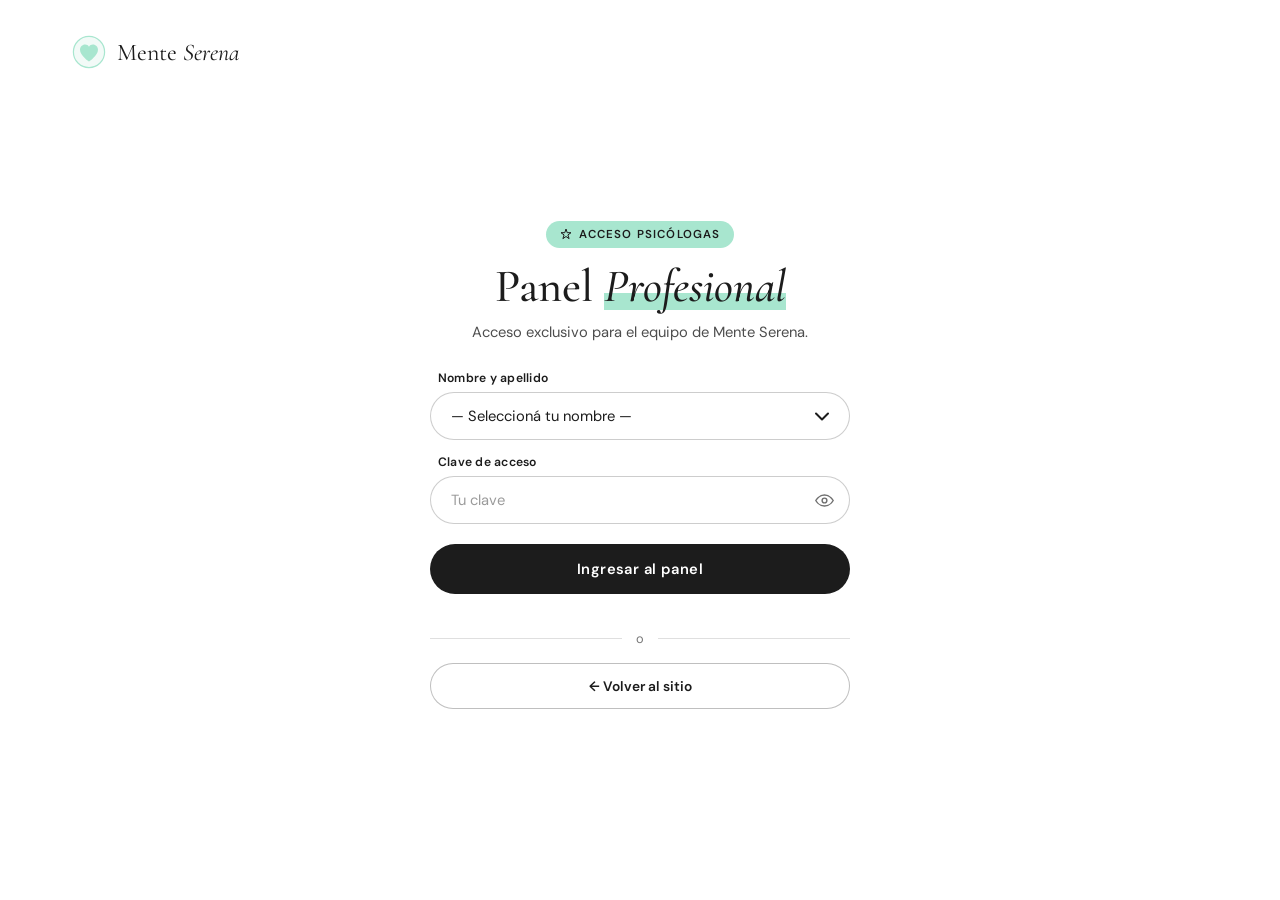
<file: ProyectoProgramacion/html/admin.html>
<!DOCTYPE html>
<html lang="es">
<head>
<meta charset="UTF-8"/>
<meta name="viewport" content="width=device-width, initial-scale=1.0"/>
<title>Panel Profesional — Mente Serena</title>
<link rel="icon" type="image/svg+xml" href="../img/logo-corazon.svg"/>
<link href="https://fonts.googleapis.com/css2?family=Cormorant+Garamond:ital,wght@0,300;0,400;0,600;1,300;1,400&family=DM+Sans:wght@300;400;500&display=swap" rel="stylesheet"/>
<link rel="stylesheet" href="../css/mente_serena.css"/>
<link rel="stylesheet" href="../css/turnos.css"/>
<link rel="stylesheet" href="../css/auth.css"/>
<link rel="stylesheet" href="../css/pacientes.css"/>
<link rel="stylesheet" href="../css/historias.css"/>
</head>
<body>

<!-- ═══════════════ LOGIN PROFESIONAL (PIN) ═══════════════ -->
<div id="app-login-admin" class="auth-page auth-page--admin">

  <!-- Formulario -->
  <section class="auth-form-side">
    <a class="auth-logo" href="index.html" aria-label="Mente Serena, ir al sitio">
      <img src="../img/logo-corazon.svg" alt="" aria-hidden="true"/>
      <span>Mente <em>Serena</em></span>
    </a>

    <div class="auth-form-wrap">
      <div class="auth-tag">
        <svg width="12" height="12" viewBox="0 0 24 24" fill="none" stroke="currentColor" stroke-width="2" aria-hidden="true"><path d="M12 2l2.4 7.4H22l-6.2 4.5 2.4 7.4L12 17l-6.2 4.3 2.4-7.4L2 9.4h7.6z"/></svg>
        Acceso psicólogas
      </div>
      <h1 class="auth-title">Panel <em>Profesional</em></h1>
      <p class="auth-sub">Acceso exclusivo para el equipo de Mente Serena.</p>

      <form id="admin-form" onsubmit="return loginAdmin(event)" novalidate autocomplete="on">
        <div class="form-group">
          <label for="admin-name">Nombre y apellido</label>
          <select id="admin-name" autocomplete="username">
            <option value="">— Seleccioná tu nombre —</option>
            <option value="Daiana Bazan">Daiana Bazan</option>
            <option value="Micaela Alvarado">Micaela Alvarado</option>
          </select>
        </div>
        <div class="form-group">
          <label for="admin-pass" id="admin-pass-label">Clave de acceso</label>
          <input type="password" id="admin-pass" placeholder="Tu clave" autocomplete="current-password" maxlength="128">
        </div>
        <div class="form-group" id="admin-confirm-group" hidden>
          <label for="admin-pass2">Repetí la clave</label>
          <input type="password" id="admin-pass2" placeholder="Repetila" autocomplete="new-password" maxlength="128">
        </div>
        <p class="auth-sub" id="admin-first-note" hidden style="font-size:.8rem;margin:-4px 0 12px">
          Es tu primer ingreso en este dispositivo: elegí una clave personal. No la compartas.
        </p>
        <button class="auth-btn" type="submit" id="admin-submit">Ingresar al panel</button>
        <div class="alert" id="alert-admin" role="alert" aria-live="polite"></div>
      </form>

      <div class="auth-or">o</div>
      <button class="auth-btn-ghost" onclick="window.location.href='index.html'">← Volver al sitio</button>
    </div>
  </section>


  <!-- Pantalla de transición -->
  <div class="welcome-screen admin-mode" id="welcome-screen">
    <div class="welcome-icon" id="welcome-icon">
      <svg width="32" height="32" viewBox="0 0 54 54" fill="none">
        <path d="M27 44C27 44 10 34 10 20C10 14.5 14.5 10 20 10C23.2 10 26 11.6 27 14C28 11.6 30.8 10 34 10C39.5 10 44 14.5 44 20C44 34 27 44 27 44Z" fill="#f8c8dc" opacity="0.8"/>
      </svg>
    </div>
    <h2 id="welcome-title">¡Hola!</h2>
    <p id="welcome-msg">Accediste al panel profesional.</p>
  </div>
</div>

<!-- ═══════════════ DASHBOARD PROFESIONAL ═══════════════ -->
<div id="app-admin" class="app-hidden">

  <nav class="a-nav">
    <div class="a-brand">
      <div class="a-brand-icon">
        <img src="../img/logo-corazon.svg" alt="" aria-hidden="true"/>
      </div>
      <span class="a-brand-text">Mente <em>Serena</em></span>
      <span class="admin-badge">⭐ Panel Profesional</span>
    </div>
    <div class="a-nav-right">
      <span class="a-username" id="a-username"></span>
      <button class="a-logout" onclick="cerrarSesionAdmin()">Salir</button>
    </div>
  </nav>

  <div class="tabs-nav">
    <button class="tab-btn active" onclick="adminGoTo('a-turnos',this)"> Turnos</button>
    <button class="tab-btn" onclick="adminGoTo('a-pacientes',this)"> Pacientes</button>
    <button class="tab-btn tab-btn-hc" id="tab-historias" onclick="adminGoTo('a-historias',this)">📋 Historias Clínicas</button>
  </div>

  <section class="a-section active" id="a-turnos">
    <div class="a-section-title">
      <h2>Turnos <em>Reservados</em></h2>
      <p>Gestión de agenda · Hora Argentina en tiempo real</p>
    </div>
    <div class="turnos-admin" id="turnos-admin-content">
      <p class="turnos-cargando">Cargando agenda…</p>
    </div>
  </section>

  <!-- ══════════════════════════════════════════════════════
       §PACIENTES — Carga de pacientes, datos y sesiones.
       Todo el contenido lo dibuja renderPacientes() (js/pacientes.js)
       ══════════════════════════════════════════════════════ -->
  <section class="a-section" id="a-pacientes">
    <div class="a-section-title">
      <h2>Mis <em>Pacientes</em></h2>
      <p>Cargá sus datos y seguí cuántas sesiones hicieron · Guardado en este dispositivo</p>
    </div>
    <div id="pac-root"></div>
  </section>

  <!-- ══════════════════════════════════════════════════════
       §HISTORIAS CLÍNICAS — listado con buscador y estados.
       Todo el contenido lo dibuja renderHistorias() (js/historias.js)
       ══════════════════════════════════════════════════════ -->
  <section class="a-section" id="a-historias">
    <div class="a-section-title">
      <h2>Historias <em>Clínicas</em></h2>
      <p>Consultá o creá la historia clínica de cada paciente · Información confidencial</p>
    </div>
    <div id="hcx-root"></div>
  </section>

  <footer>
    <span class="footer-brand">Mente <em>Serena</em> — Panel Profesional</span>
    <strong>Lic. Daiana Bazan &amp; Lic. Micaela Alvarado</strong><br>
    Psicólogas · Bella Vista, Tucumán · © 2025 Mente Serena
  </footer>
</div>

<script src="../js/common.js"></script>
<script src="../js/turnos.js"></script>
<script src="../js/admin.js"></script>
<script src="../js/pacientes.js"></script>
<script src="../js/historias.js"></script>
<script src="../js/auth.js"></script>
</body>
</html>
</file>
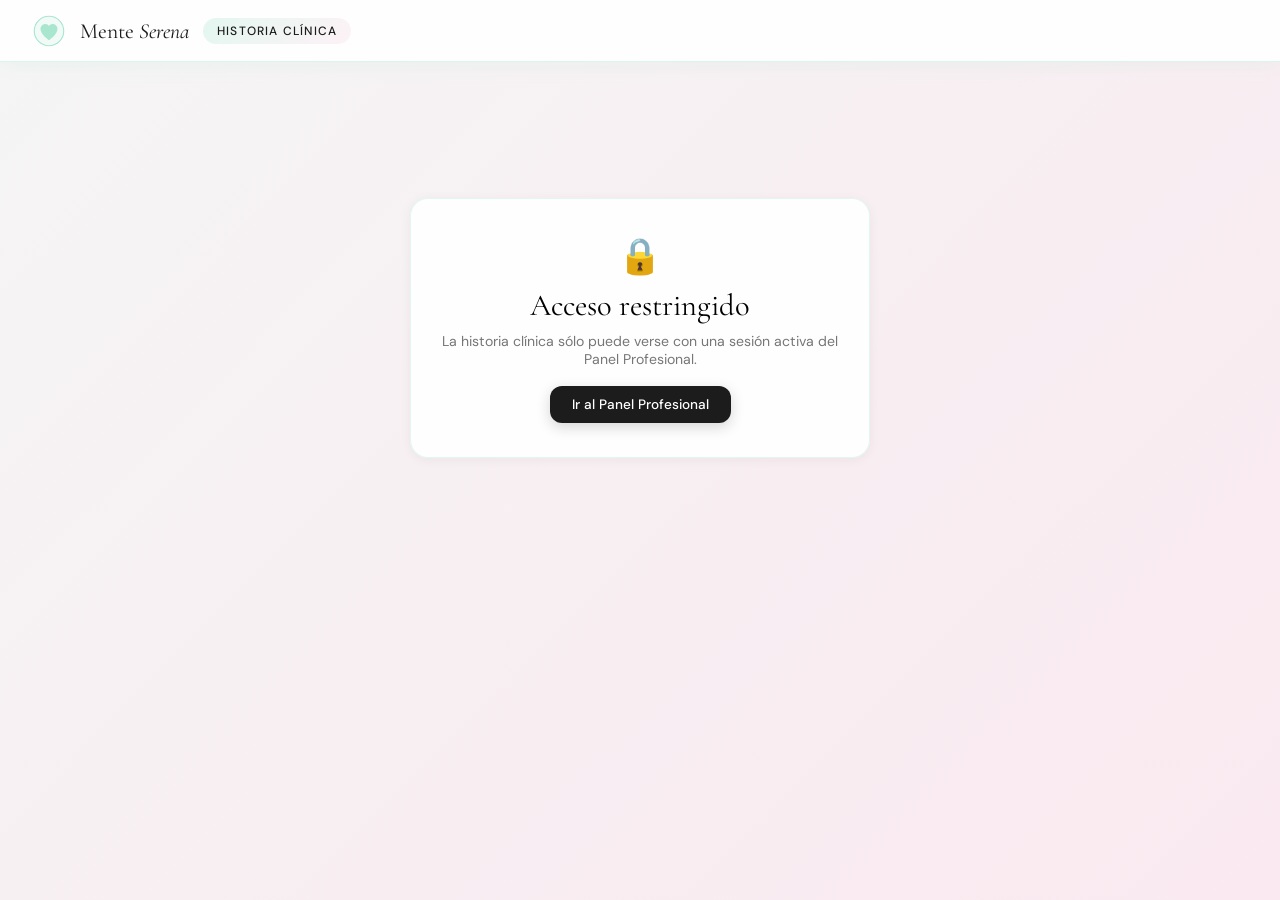
<file: ProyectoProgramacion/html/historia_clinica.html>
<!DOCTYPE html>
<html lang="es">
<head>
<meta charset="UTF-8"/>
<meta name="viewport" content="width=device-width, initial-scale=1.0"/>
<meta name="robots" content="noindex, nofollow"/>
<title>Historia Clínica — Mente Serena</title>
<link rel="icon" type="image/svg+xml" href="../img/logo-corazon.svg"/>
<link href="https://fonts.googleapis.com/css2?family=Cormorant+Garamond:ital,wght@0,300;0,400;0,600;1,300;1,400&family=DM+Sans:wght@300;400;500&display=swap" rel="stylesheet"/>
<link rel="stylesheet" href="../css/mente_serena.css"/>
<link rel="stylesheet" href="../css/pacientes.css"/>
<link rel="stylesheet" href="../css/historias.css"/>
</head>
<body>

<!-- Misma estética que el panel profesional (el id aporta el fondo) -->
<div id="app-admin">

  <nav class="a-nav">
    <div class="a-brand">
      <div class="a-brand-icon"><img src="../img/logo-corazon.svg" alt="" aria-hidden="true"/></div>
      <span class="a-brand-text">Mente <em>Serena</em></span>
      <span class="admin-badge">Historia clínica</span>
    </div>
    <div class="a-nav-right">
      <span class="a-username" id="hcd-user"></span>
    </div>
  </nav>

  <main class="hcx-wrap">
    <!-- Lo dibuja historia_detalle.js (sólo con sesión profesional activa) -->
    <div id="hcd-root" aria-live="polite"></div>
  </main>
</div>

<!-- Versión imprimible: se completa sólo al confirmar la impresión y se vacía después -->
<div id="hcx-print" aria-hidden="true"></div>

<script src="../js/common.js"></script>
<script src="../js/pacientes.js"></script>
<script src="../js/historias.js"></script>
<script src="../js/historia_detalle.js"></script>
</body>
</html>
</file>
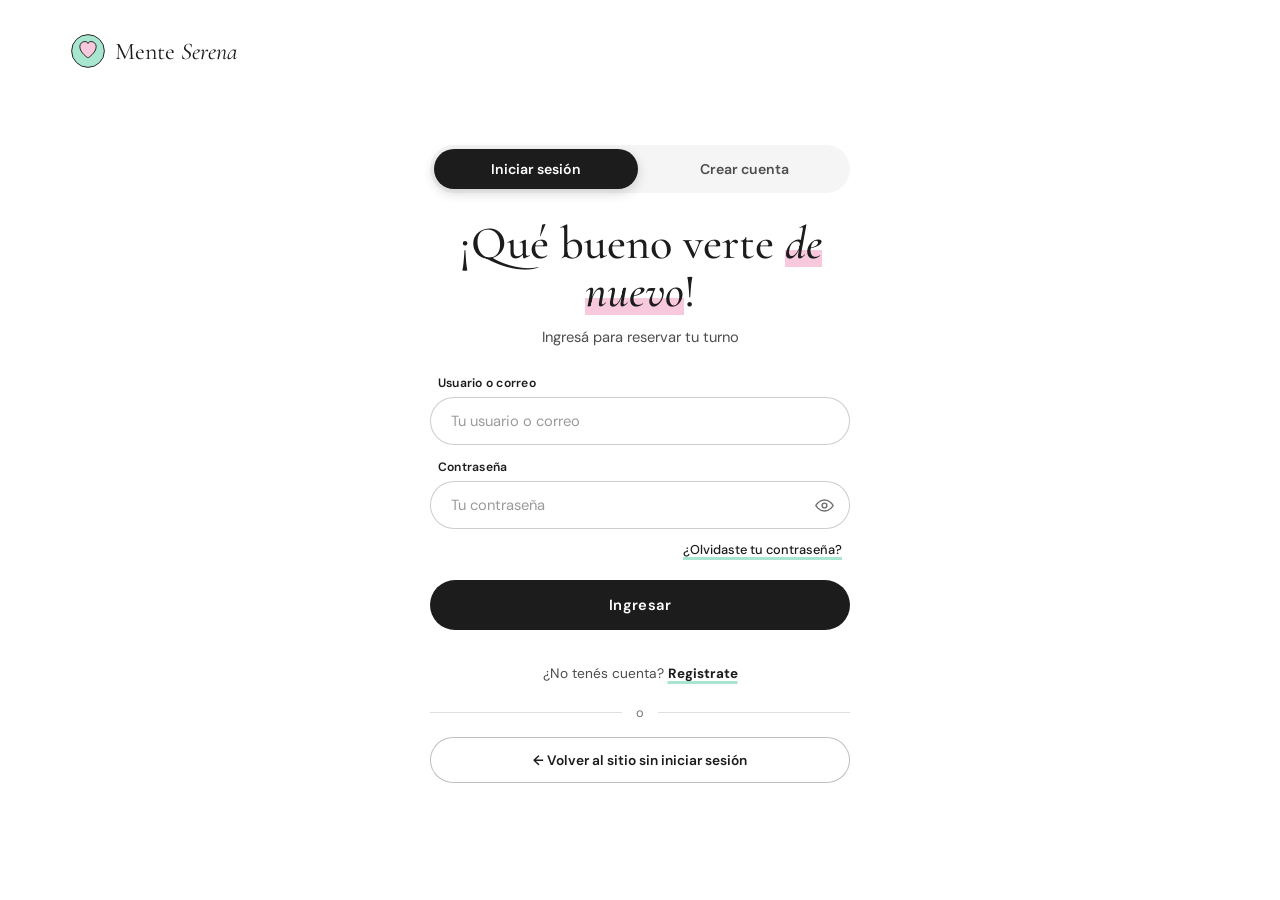
<file: ProyectoProgramacion/html/login.html>
<!DOCTYPE html>
<html lang="es">
<head>
<meta charset="UTF-8"/>
<meta name="viewport" content="width=device-width, initial-scale=1.0"/>
<title>Iniciar sesión — Mente Serena</title>
<link href="https://fonts.googleapis.com/css2?family=Cormorant+Garamond:ital,wght@0,300;0,400;0,600;1,300;1,400&family=DM+Sans:wght@300;400;500&display=swap" rel="stylesheet"/>
<link rel="stylesheet" href="../css/mente_serena.css"/>
<link rel="stylesheet" href="../css/auth.css"/>
</head>
<body>

<div id="auth-page" class="auth-page">

  <!-- Formulario -->
  <section class="auth-form-side">
    <a class="auth-logo" href="index.html" aria-label="Mente Serena, ir al inicio">
      <svg viewBox="0 0 54 54" fill="none" aria-hidden="true">
          <circle cx="27" cy="27" r="26" stroke="#1c1c1c" stroke-width="1.5" fill="#A8E6CF"/>
          <path d="M27 38C27 38 14 30 14 20C14 15.6 17.6 12 22 12C24.4 12 26.6 13.1 27 15C27.4 13.1 29.6 12 32 12C36.4 12 40 15.6 40 20C40 30 27 38 27 38Z" fill="#F8C8DC" stroke="#1c1c1c" stroke-width="1.5"/>
        </svg>
      <span>Mente <em>Serena</em></span>
    </a>

    <div class="auth-form-wrap">

      <!-- ══════════════ PESTAÑAS ══════════════ -->
      <div class="auth-tabs" id="auth-tabs">
        <button class="auth-tab active" id="tab-login" onclick="mostrarPanel('login')">Iniciar sesión</button>
        <button class="auth-tab" id="tab-registro" onclick="mostrarPanel('registro')">Crear cuenta</button>
      </div>

      <!-- ══════════════ LOGIN ══════════════ -->
      <div class="auth-panel active" id="panel-login">
        <h1 class="auth-title">¡Qué bueno verte <em>de nuevo</em>!</h1>
        <p class="auth-sub" id="brand-sub">Ingresá para reservar tu turno</p>
        <div class="form-group">
          <label for="login-usuario">Usuario o correo</label>
          <input type="text" id="login-usuario" placeholder="Tu usuario o correo" autocomplete="username">
        </div>
        <div class="form-group">
          <label for="login-password">Contraseña</label>
          <input type="password" id="login-password" placeholder="Tu contraseña" autocomplete="current-password"
                 onkeydown="if(event.key==='Enter') hacerLogin()">
        </div>
        <button class="link-btn link-btn-right" onclick="mostrarPanel('recuperar')">¿Olvidaste tu contraseña?</button>
        <button class="auth-btn" onclick="hacerLogin()">Ingresar</button>
        <div class="alert" id="alert-login"></div>
        <p class="auth-switch">¿No tenés cuenta? <button class="link-btn" onclick="mostrarPanel('registro')">Registrate</button></p>
      </div>

      <!-- ══════════════ REGISTRO ══════════════ -->
      <div class="auth-panel" id="panel-registro">
        <h1 class="auth-title">Creá tu <em>cuenta</em></h1>
        <p class="auth-sub">Un minuto y ya podés reservar tus turnos.</p>
        <div class="form-row">
          <div class="form-group">
            <label for="reg-nombre">Nombre</label>
            <input type="text" id="reg-nombre" placeholder="Tu nombre" maxlength="40">
          </div>
          <div class="form-group">
            <label for="reg-apellido">Apellido</label>
            <input type="text" id="reg-apellido" placeholder="Tu apellido" maxlength="40">
          </div>
        </div>
        <div class="form-group">
          <label for="reg-usuario">Usuario</label>
          <input type="text" id="reg-usuario" placeholder="Elegí un nombre de usuario" maxlength="30" autocomplete="username">
        </div>
        <div class="form-group">
          <label for="reg-correo">Correo electrónico</label>
          <input type="email" id="reg-correo" placeholder="tu@correo.com" autocomplete="email">
        </div>
        <div class="form-row">
          <div class="form-group">
            <label for="reg-password">Contraseña</label>
            <input type="password" id="reg-password" placeholder="Mín. 6 caracteres" autocomplete="new-password">
          </div>
          <div class="form-group">
            <label for="reg-password2">Confirmar contraseña</label>
            <input type="password" id="reg-password2" placeholder="Repetila" autocomplete="new-password"
                   onkeydown="if(event.key==='Enter') hacerRegistro()">
          </div>
        </div>
        <button class="auth-btn" onclick="hacerRegistro()">Crear cuenta</button>
        <div class="alert" id="alert-registro"></div>
        <p class="auth-switch">¿Ya tenés cuenta? <button class="link-btn" onclick="mostrarPanel('login')">Iniciá sesión</button></p>
      </div>

      <!-- ══════════════ RECUPERAR CONTRASEÑA ══════════════ -->
      <div class="auth-panel" id="panel-recuperar">
        <h1 class="auth-title">Recuperá tu <em>contraseña</em></h1>

        <div id="recuperar-paso1">
          <p class="auth-sub">Ingresá tu usuario o correo y te ayudamos a definir una nueva contraseña.</p>
          <div class="form-group">
            <label for="rec-usuario">Usuario o correo</label>
            <input type="text" id="rec-usuario" placeholder="Tu usuario o correo"
                   onkeydown="if(event.key==='Enter') buscarCuentaRecuperar()">
          </div>
          <button class="auth-btn" onclick="buscarCuentaRecuperar()">Buscar cuenta</button>
        </div>

        <div id="recuperar-paso2" class="app-hidden">
          <p class="auth-sub">Encontramos tu cuenta, <strong id="rec-nombre-hallado"></strong>. Elegí una nueva contraseña.</p>
          <div class="form-group">
            <label for="rec-password">Nueva contraseña</label>
            <input type="password" id="rec-password" placeholder="Mínimo 6 caracteres">
          </div>
          <div class="form-group">
            <label for="rec-password2">Confirmar nueva contraseña</label>
            <input type="password" id="rec-password2" placeholder="Repetila"
                   onkeydown="if(event.key==='Enter') guardarNuevaPassword()">
          </div>
          <button class="auth-btn" onclick="guardarNuevaPassword()">Guardar nueva contraseña</button>
        </div>

        <div class="alert" id="alert-recuperar"></div>
        <p class="auth-switch"><button class="link-btn" onclick="mostrarPanel('login')">← Volver a iniciar sesión</button></p>
      </div>

      <div class="auth-or">o</div>
      <button class="auth-btn-ghost" onclick="window.location.href='index.html'">← Volver al sitio sin iniciar sesión</button>
    </div>
  </section>


</div>

<script src="../js/common.js"></script>
<script src="../js/login.js"></script>
<script src="../js/auth.js"></script>
</body>
</html>
</file>
<file: ProyectoProgramacion/css/mente_serena.css>
/* ─── RESET ─────────────────────────────────────────────── */
*, *::before, *::after { box-sizing: border-box; margin: 0; padding: 0; }
html { scroll-behavior: smooth; }

/* ─── VARIABLES ─────────────────────────────────────────── */
:root {
  /* Paleta de marca: #F8C8DC rosa · #A8E6CF menta · #1C1C1C tinta · #F5F5F5 gris claro · #FFFFFF blanco */
  --rosa: #F8C8DC; --rosa-c: #FCE4EE; --rosa-d: #c2185b;   /* rosa-d = error/eliminar (semántico) */
  --morado: #A8E6CF; --morado-d: #1C1C1C;                  /* (nombres históricos: ahora menta / tinta) */
  --celeste: #A8E6CF;
  --sage: #A8E6CF; --sage-d: #1C1C1C; --sage-l: #D4F3E7;
  --cream: #F5F5F5; --warm: #FFFFFF;
  --blush: #F8C8DC; --blush-l: #FCE4EE;
  --gold: #F8C8DC; --gold-d: #1C1C1C;
  --navy: #1C1C1C; --navy-l: #2B2B2B;
  --ink: #1C1C1C;
  --text-dk: #1C1C1C; --text-mid: #4D4D4D; --text-s: #767676;
  --card: rgba(255,255,255,0.92);
  --shadow: rgba(28,28,28,0.10);
  --shadow-r: rgba(248,200,220,0.45);
}

/* ─── BODY ──────────────────────────────────────────────── */
body { font-family: 'DM Sans', sans-serif; min-height: 100vh; overflow-x: hidden; }

/* ═══ PANTALLA LOGIN ════════════════════════════════════════ */
#app-login {
  min-height: 100vh; display: flex; align-items: center; justify-content: center;
  background: var(--cream); position: relative; overflow: hidden;
}
#app-login::before {
  content: ''; position: fixed; top: -20%; left: -10%; width: 60%; height: 70%;
  background: radial-gradient(ellipse, rgba(168,230,207,0.352) 0%, transparent 70%);
  pointer-events: none; animation: drift1 12s ease-in-out infinite alternate;
}
#app-login::after {
  content: ''; position: fixed; bottom: -15%; right: -5%; width: 55%; height: 65%;
  background: radial-gradient(ellipse, rgba(248,200,220,0.234) 0%, transparent 70%);
  pointer-events: none; animation: drift2 14s ease-in-out infinite alternate;
}
@keyframes drift1 { from{transform:translate(0,0) scale(1)} to{transform:translate(3%,4%) scale(1.05)} }
@keyframes drift2 { from{transform:translate(0,0) scale(1)} to{transform:translate(-4%,-3%) scale(1.08)} }

.leaf { position: fixed; opacity: 0.08; pointer-events: none; animation: floatLeaf linear infinite; }
.leaf svg { fill: var(--sage-d); }
@keyframes floatLeaf {
  0%   { transform: translateY(110vh) rotate(0deg); opacity: 0; }
  10%  { opacity: 0.08; }
  90%  { opacity: 0.08; }
  100% { transform: translateY(-10vh) rotate(360deg); opacity: 0; }
}

.login-wrap {
  position: relative; z-index: 10; width: 100%; max-width: 960px;
  padding: 24px; display: flex; flex-direction: column; align-items: center;
}

.brand { text-align: center; margin-bottom: 36px; animation: fadeDown 0.9s ease both; }
.brand-icon { width: 54px; height: 54px; margin: 0 auto 14px; }
.brand-icon svg { width: 100%; height: 100%; }
.brand h1 {
  font-family: 'Cormorant Garamond', serif;
  font-size: clamp(2rem,5vw,2.8rem); font-weight: 300;
  color: #1c1c1c; letter-spacing: 0.04em; line-height: 1.1;
}
.brand h1 em { font-style: italic; color: var(--sage-d); }
.brand p { margin-top: 8px; font-size: 0.85rem; color: #767676; letter-spacing: 0.12em; text-transform: uppercase; }

@keyframes fadeDown { from{opacity:0;transform:translateY(-18px)} to{opacity:1;transform:translateY(0)} }
@keyframes fadeUp   { from{opacity:0;transform:translateY(22px)} to{opacity:1;transform:translateY(0)} }

.cards-row {
  display: grid; grid-template-columns: 1fr 1fr; gap: 24px; width: 100%;
  animation: fadeUp 0.9s 0.2s ease both;
}
@media(max-width:640px) { .cards-row { grid-template-columns: 1fr; } }

.card {
  background: var(--card); backdrop-filter: blur(16px);
  border-radius: 24px; padding: 36px 32px 32px;
  border: 1px solid rgba(255,255,255,0.9);
  box-shadow: 0 8px 32px var(--shadow), 0 1px 0 rgba(255,255,255,0.8) inset;
  transition: transform 0.3s, box-shadow 0.3s; position: relative; overflow: hidden;
}
.card:hover { transform: translateY(-3px); box-shadow: 0 14px 44px var(--shadow); }
.card-accent { position: absolute; top: 0; left: 0; right: 0; height: 4px; border-radius: 24px 24px 0 0; }
.card-user  .card-accent { background: linear-gradient(90deg, var(--sage), var(--sage-l)); }
.card-admin .card-accent { background: linear-gradient(90deg, var(--blush), var(--blush-l)); }

.card-tag {
  display: inline-flex; align-items: center; gap: 6px;
  font-size: 0.7rem; font-weight: 500; letter-spacing: 0.14em; text-transform: uppercase;
  padding: 5px 12px; border-radius: 50px; margin-bottom: 20px;
}
.card-user  .card-tag { background: rgba(168,230,207,0.24); color: var(--sage-d); }
.card-admin .card-tag { background: rgba(248,200,220,0.234); color: #1c1c1c; }

.card h2 {
  font-family: 'Cormorant Garamond', serif;
  font-size: 1.55rem; font-weight: 400; color: #1c1c1c; margin-bottom: 6px;
}
.card-subtitle { font-size: 0.82rem; color: #767676; margin-bottom: 28px; line-height: 1.5; }

.form-group { margin-bottom: 16px; }
label { display: block; font-size: 0.75rem; font-weight: 500; color: #4d4d4d; letter-spacing: 0.08em; text-transform: uppercase; margin-bottom: 7px; }

input[type="text"], input[type="password"], select {
  width: 100%; padding: 12px 16px;
  border: 1.5px solid rgba(168,230,207,0.48); border-radius: 12px;
  background: rgba(255,255,255,0.7); font-family: 'DM Sans', sans-serif;
  font-size: 0.9rem; color: #1c1c1c; outline: none;
  transition: border-color 0.2s, box-shadow 0.2s, background 0.2s; -webkit-appearance: none;
}
input:focus { border-color: var(--sage); background: rgba(255,255,255,0.95); box-shadow: 0 0 0 3px rgba(168,230,207,0.24); }
.card-admin input:focus { border-color: var(--blush); box-shadow: 0 0 0 3px rgba(248,200,220,0.234); }
input::placeholder { color: #b5b5b5; }

.pin-wrapper { display: flex; gap: 10px; }
.pin-dot {
  flex: 1; height: 50px; border: 1.5px solid rgba(248,200,220,0.455); border-radius: 12px;
  background: rgba(255,255,255,0.7); font-size: 1.4rem; text-align: center;
  color: #1c1c1c; font-family: 'Cormorant Garamond', serif; outline: none; transition: border-color 0.2s, box-shadow 0.2s;
  -webkit-appearance: none;
}
.pin-dot:focus { border-color: var(--blush); box-shadow: 0 0 0 3px rgba(248,200,220,0.234); }

.btn {
  width: 100%; padding: 14px 20px; border: none; border-radius: 50px;
  font-family: 'DM Sans', sans-serif; font-size: 0.88rem; font-weight: 500;
  cursor: pointer; letter-spacing: 0.06em; transition: all 0.25s; margin-top: 4px;
}
.btn-user  { background: linear-gradient(135deg, var(--sage), var(--sage-l)); color: var(--ink); box-shadow: 0 4px 16px rgba(168,230,207,0.56); }
.btn-user:hover  { transform: translateY(-2px); box-shadow: 0 7px 22px rgba(168,230,207,0.72); }
.btn-anon  { background: rgba(168,230,207,0.192); color: var(--sage-d); border: 1.5px solid rgba(168,230,207,0.48); }
.btn-anon:hover  { background: rgba(168,230,207,0.32); }
.btn-admin { background: linear-gradient(135deg, var(--blush), #f8c8dc); color: var(--ink); box-shadow: 0 4px 16px rgba(248,200,220,0.52); }
.btn-admin:hover { transform: translateY(-2px); box-shadow: 0 7px 22px rgba(248,200,220,0.65); }

.divider { display: flex; align-items: center; gap: 12px; margin: 16px 0; }
.divider::before, .divider::after { content: ''; flex: 1; height: 1px; background: rgba(168,230,207,0.32); }
.divider span { font-size: 0.75rem; color: #767676; }

.anon-hint { font-size: 0.75rem; color: #767676; text-align: center; margin-top: 8px; line-height: 1.5; }
.anon-hint strong { color: var(--sage-d); }

.alert { font-size: 0.82rem; border-radius: 10px; padding: 0; max-height: 0; overflow: hidden; transition: all 0.3s; margin-top: 12px; }
.alert.error   { background: rgba(194,24,91,0.08); color: #9a3050; padding: 10px 14px; max-height: 60px; }
.alert.success { background: rgba(168,230,207,0.24); color: var(--sage-d); padding: 10px 14px; max-height: 60px; }

/* welcome transition */
.welcome-screen {
  position: fixed; inset: 0; z-index: 500; display: flex; flex-direction: column;
  align-items: center; justify-content: center; gap: 16px;
  background: linear-gradient(135deg, var(--warm) 0%, #f5f5f5 100%);
  opacity: 0; pointer-events: none; transition: opacity 0.5s;
}
.welcome-screen.active { opacity: 1; pointer-events: all; }
.welcome-screen.admin-mode { background: linear-gradient(135deg, #fdf1f6 0%, #fce4ee 100%); }
.welcome-icon { width: 72px; height: 72px; background: rgba(168,230,207,0.24); border-radius: 50%; display: flex; align-items: center; justify-content: center; }
.welcome-screen.admin-mode .welcome-icon { background: rgba(248,200,220,0.26); }
.welcome-screen h2 { font-family: 'Cormorant Garamond', serif; font-size: 2rem; font-weight: 300; color: #1c1c1c; }
.welcome-screen p  { font-size: 0.88rem; color: #767676; max-width: 340px; text-align: center; line-height: 1.6; }
.btn-back {
  padding: 11px 28px; border: 1.5px solid rgba(168,230,207,0.64); border-radius: 50px;
  background: transparent; color: #4d4d4d; font-family: 'DM Sans', sans-serif; font-size: 0.82rem;
  cursor: pointer; transition: all 0.2s;
}
.btn-back:hover { background: rgba(168,230,207,0.16); border-color: var(--sage); }

/* ═══ PANTALLA USUARIO ══════════════════════════════════════ */
#app-usuario {
  min-height: 100vh; background: #ffffff;
  animation: bgCycle 12s ease infinite;
}
@keyframes bgCycle {
  0%,100%{ background-color:#ffffff; } 33%{ background-color:#fdf1f6; } 66%{ background-color:#f0faf6; }
}
.particles { position: fixed; inset: 0; pointer-events: none; z-index: 0; overflow: hidden; }
.particle  { position: absolute; border-radius: 50%; opacity: 0.13; animation: floatP linear infinite; }
@keyframes floatP {
  0%  { transform: translateY(110vh) rotate(0deg); }
  100%{ transform: translateY(-10vh)  rotate(360deg); }
}

/* splash */
#welcome-splash {
  position: fixed; inset: 0; z-index: 9999; display: flex; flex-direction: column;
  align-items: center; justify-content: center;
  background: linear-gradient(135deg,#F8C8DC 0%,#FFFFFF 50%,#A8E6CF 100%);
  animation: splashIn 0.5s ease both; transition: opacity 0.6s, transform 0.6s;
}
#welcome-splash.hide { opacity: 0; transform: scale(1.06); pointer-events: none; }
@keyframes splashIn { from{opacity:0;transform:scale(0.96)} to{opacity:1;transform:scale(1)} }
.splash-text { font-family:'Cormorant Garamond',serif; font-size:clamp(2.5rem,8vw,5rem); color:#fff; text-shadow:0 4px 30px rgba(0,0,0,0.2); animation:textFloat 1s ease-in-out infinite alternate; }
@keyframes textFloat { from{transform:translateY(0)} to{transform:translateY(-10px)} }
.splash-sub   { color:rgba(255,255,255,0.85); font-size:1.2rem; margin-top:10px; }
.splash-emoji { font-size:4rem; margin-bottom:18px; animation:spin 4s linear infinite; }
@keyframes spin { to{transform:rotate(360deg)} }

/* header usuario */
.u-header {
  position: sticky; top: 0; z-index: 100;
  background: rgba(255,255,255,0.82); backdrop-filter: blur(14px);
  border-bottom: 1px solid rgba(248,200,220,0.27);
  display: flex; align-items: center; justify-content: space-between;
  padding: 14px 32px; box-shadow: 0 2px 20px rgba(248,200,220,0.15);
}
.u-logo { display: flex; align-items: center; gap: 10px; }
.u-logo h1 {
  font-family: 'Cormorant Garamond', serif; font-size: 1.4rem;
  background: linear-gradient(135deg, var(--rosa), var(--morado));
  -webkit-background-clip: text; -webkit-text-fill-color: transparent;
}
/* Contenedor del chip y botón salir en el header */
.u-header-right { display: flex; align-items: center; gap: 12px; }

/* Chip de usuario: avatar con inicial + nombre, mismo alto que el botón Salir */
.user-chip {
  display: inline-flex; align-items: center; gap: 10px; height: 44px;
  padding: 5px 20px 5px 5px; border-radius: 999px;
  background: #fff; border: 1.5px solid var(--rosa);
  box-shadow: 0 3px 12px rgba(248,200,220,0.45);
  color: var(--ink); font-size: 0.92rem; font-weight: 600; letter-spacing: 0.01em;
  max-width: 240px; cursor: default;
}
.user-avatar {
  flex: none; width: 34px; height: 34px; border-radius: 50%;
  display: grid; place-items: center;
  background: var(--morado);
  border: 1.5px solid var(--ink);
  font-family: 'Cormorant Garamond', serif; font-size: 1.2rem; font-weight: 600; line-height: 1;
}
.user-name { min-width: 0; overflow: hidden; text-overflow: ellipsis; white-space: nowrap; }

/* Botón Salir: contorno tinta con ícono; se rellena al pasar el mouse */
.btn-logout {
  display: inline-flex; align-items: center; justify-content: center; gap: 9px; height: 44px;
  padding: 0 22px 0 18px; border-radius: 999px;
  background: transparent; border: 1.5px solid var(--ink); color: var(--ink);
  font-family: 'DM Sans', sans-serif; font-size: 0.92rem; font-weight: 600; letter-spacing: 0.01em;
  cursor: pointer; white-space: nowrap;
  transition: background 0.25s, color 0.25s, transform 0.2s, box-shadow 0.25s;
}
.btn-logout-ico { width: 18px; height: 18px; flex: none; transition: transform 0.25s; }
.btn-logout:hover { background: var(--ink); color: #fff; box-shadow: 0 6px 16px rgba(28,28,28,0.22); transform: translateY(-1px); }
.btn-logout:hover .btn-logout-ico { transform: translateX(3px); }
.btn-logout:active { transform: translateY(0) scale(0.97); }
.btn-logout:focus-visible, .btn-login-top:focus-visible { outline: 3px solid var(--morado); outline-offset: 2px; }

.u-nav {
  display: flex; gap: 4px; justify-content: center; flex-wrap: wrap;
  padding: 16px 20px; background: rgba(255,255,255,0.6);
  border-bottom: 1px solid rgba(248,200,220,0.15);
}
.nav-link {
  padding: 9px 20px; border-radius: 20px; text-decoration: none;
  color: #666666; font-weight: 600; font-size: 0.88rem;
  transition: all 0.22s; display: flex; align-items: center; gap: 6px;
}
.nav-link:hover  { background: #fce4ee; color: var(--rosa); }
.nav-link.active { background: linear-gradient(135deg, var(--rosa), var(--morado)); color: var(--ink); }

.u-main { max-width: 780px; margin: 0 auto; padding: 32px 20px 80px; position: relative; z-index: 1; }

.u-section { display: none; animation: secIn 0.4s ease; }
.u-section.active { display: block; }
@keyframes secIn { from{opacity:0;transform:translateY(18px)} to{opacity:1;transform:translateY(0)} }

/* feed usuario */
#sec-feed .feed-head { text-align:center; margin-bottom:28px; }
#sec-feed .section-title {
  font-family:'Cormorant Garamond',serif; font-weight:300;
  font-size:clamp(1.8rem,4vw,2.6rem); color:var(--text-dk);
}
#sec-feed .feed-subtitle { font-size:0.9rem; color:var(--text-s); margin-top:8px; }

#feed-container { display:flex; flex-direction:column; gap:22px; }

.feed-empty-state {
  text-align:center; padding:60px 24px; color:var(--text-s);
  background:rgba(255,255,255,0.6); border-radius:20px; border:1.5px dashed rgba(248,200,220,0.4);
}
.feed-empty-ico { font-size:2.4rem; display:block; margin-bottom:10px; }
.feed-empty-state p { font-weight:700; color:var(--text-dk); margin-bottom:4px; }
.feed-empty-sub { font-size:0.85rem; }

.post-card-u {
  background:rgba(255,255,255,0.88); border-radius:20px;
  box-shadow:0 4px 22px rgba(168,230,207,0.192); border:1.5px solid rgba(248,200,220,0.18);
  overflow:hidden; animation:secIn 0.4s ease both; transition:transform 0.22s, box-shadow 0.22s;
}
.post-card-u:hover { transform:translateY(-3px); box-shadow:0 8px 28px rgba(168,230,207,0.28); }

/* medios (imágenes en grilla + video) */
.post-img-wrap { display:grid; gap:3px; width:100%; }
.post-img-wrap-one   { grid-template-columns:1fr; }
.post-img-wrap-two   { grid-template-columns:1fr 1fr; }
.post-img-wrap-three { grid-template-columns:1fr 1fr; }
.post-img-wrap-three .post-img-cell:first-child { grid-column:1/-1; }
.post-img-wrap-one   .post-img-cell { height:380px; }
.post-img-wrap-two   .post-img-cell { height:240px; }
.post-img-wrap-three .post-img-cell:first-child     { height:210px; }
.post-img-wrap-three .post-img-cell:not(:first-child) { height:180px; }
.post-img-cell { position:relative; overflow:hidden; cursor:zoom-in; }
.post-img { width:100%; height:100%; object-fit:cover; display:block; transition:transform 0.35s ease; }
.post-img-cell:hover .post-img { transform:scale(1.05); }
.post-img-mas {
  position:absolute; inset:0; display:flex; align-items:center; justify-content:center;
  background:rgba(28,28,28,0.5); color:#fff; font-size:1.4rem; font-weight:700;
}
.post-video-u { width:100%; max-height:420px; display:block; background:#000; }

.post-body-u { padding:20px 22px; }
.post-header-u { display:flex; align-items:center; gap:12px; margin-bottom:14px; }
.post-avatar-u {
  width:42px; height:42px; border-radius:50%;
  background:linear-gradient(135deg,var(--rosa),var(--morado));
  display:flex; align-items:center; justify-content:center; color: var(--ink); font-weight:700; font-size:0.9rem;
}
.post-author-u { font-weight:700; color:#1c1c1c; font-size:0.95rem; }
.post-date-u   { font-size:0.78rem; color:#666666; }
.post-title-u  { font-family:'Cormorant Garamond',serif; font-size:1.2rem; color:#1c1c1c; margin-bottom:8px; }
.post-text-u   { color:#333333; line-height:1.7; font-size:0.93rem; white-space:pre-wrap; }
.post-ver-mas {
  background:none; border:none; color:var(--rosa-d); font-weight:700; font-size:0.85rem;
  cursor:pointer; padding:6px 0 0; display:block;
}
.post-ver-mas:hover { text-decoration:underline; }
.post-likes    { margin-top:14px; }
.like-btn {
  background:none; border:1.5px solid #fce4ee; border-radius:20px;
  padding:6px 16px; cursor:pointer; font-size:0.88rem; transition:all 0.2s; color:#333333;
}
.like-btn:hover { background:#fce4ee; }
.like-btn.bump .like-ico { display:inline-block; animation:feedLikeBump 0.35s ease; }
@keyframes feedLikeBump { 0%{transform:scale(1)} 45%{transform:scale(1.4)} 100%{transform:scale(1)} }

/* visor de imagen ampliada */
.feed-lightbox {
  position:fixed; inset:0; background:rgba(28,28,28,0.88); display:flex;
  align-items:center; justify-content:center; z-index:9999; opacity:0; pointer-events:none;
  transition:opacity 0.25s ease;
}
.feed-lightbox.open { opacity:1; pointer-events:auto; }
.feed-lightbox-img { max-width:90vw; max-height:88vh; border-radius:12px; box-shadow:0 10px 40px rgba(0,0,0,0.4); }
.feed-lightbox-close {
  position:absolute; top:22px; right:28px; color:#fff; font-size:1.5rem; cursor:pointer;
  width:42px; height:42px; display:flex; align-items:center; justify-content:center;
  border-radius:50%; background:rgba(255,255,255,0.12); transition:background 0.2s;
}
.feed-lightbox-close:hover { background:rgba(255,255,255,0.25); }

/* turnos usuario */
.turnos-wrap {
  background:rgba(255,255,255,0.88); border-radius:20px; padding:32px 28px;
  box-shadow:0 4px 22px var(--shadow-r); border:1.5px solid rgba(248,200,220,0.18);
}
.turnos-wrap h2 { font-family:'Cormorant Garamond',serif; font-size:1.8rem; color:var(--morado-d); margin-bottom:8px; }
.turnos-wrap .sub { color:#666666; font-size:0.88rem; margin-bottom:24px; }
.form-row { display:grid; grid-template-columns:1fr 1fr; gap:16px; margin-bottom:20px; }
@media(max-width:580px){ .form-row{ grid-template-columns:1fr; } }
.form-group-u label { font-size:0.8rem; font-weight:600; color:var(--morado-d); display:block; margin-bottom:6px; letter-spacing:0.05em; text-transform:uppercase; }
.form-group-u select {
  width:100%; padding:12px 16px; border:1.5px solid rgba(168,230,207,0.4); border-radius:12px;
  background:rgba(255,255,255,0.8); font-family:'DM Sans', sans-serif; font-size:0.9rem; color:#333333;
  outline:none; -webkit-appearance:none; transition:border-color 0.2s;
}
.form-group-u select:focus { border-color:var(--morado); }
.btn-turno {
  background:linear-gradient(135deg,var(--rosa),var(--morado)); border:none; border-radius:20px;
  padding:13px 32px; color: var(--ink); font-family:'DM Sans', sans-serif; font-weight:600; font-size:0.92rem;
  cursor:pointer; transition:all 0.22s;
}
.btn-turno:hover { transform:translateY(-2px); box-shadow:0 6px 20px rgba(248,200,220,0.525); }
.form-msg { font-size:0.88rem; margin-top:14px; border-radius:12px; padding:0; max-height:0; overflow:hidden; transition:all 0.3s; }
.form-msg.show { padding:12px 16px; max-height:60px; }
.form-msg.success { background:rgba(110,231,183,0.15); color:#065f46; }
.form-msg.error   { background:rgba(252,165,165,0.2); color:#991b1b; }

/* comentarios */
.comentarios-wrap { display:flex; flex-direction:column; gap:20px; }
.comentarios-wrap h2 { font-family:'Cormorant Garamond',serif; font-size:1.8rem; color:var(--morado-d); }
.new-comment-box {
  background:rgba(255,255,255,0.88); border-radius:18px; padding:20px;
  border:1.5px solid rgba(248,200,220,0.225); box-shadow:0 4px 18px var(--shadow-r);
}
.new-comment-box textarea {
  width:100%; border:1.5px solid rgba(168,230,207,0.32); border-radius:12px;
  padding:12px; font-family:'DM Sans', sans-serif; font-size:0.9rem; resize:vertical; min-height:90px;
  outline:none; transition:border-color 0.2s; color:#333333; background:rgba(255,255,255,0.8);
}
.new-comment-box textarea:focus { border-color:var(--morado); }
.btn-comment {
  margin-top:10px; background:linear-gradient(135deg,var(--morado),var(--rosa)); border:none;
  border-radius:20px; padding:10px 26px; color: var(--ink); font-family:'DM Sans', sans-serif;
  font-weight:600; font-size:0.88rem; cursor:pointer; transition:all 0.22s;
}
.btn-comment:hover { transform:translateY(-2px); }
.comment-card {
  background:rgba(255,255,255,0.88); border-radius:18px; padding:20px 22px;
  border:1.5px solid rgba(248,200,220,0.15); box-shadow:0 3px 15px var(--shadow-r);
  animation:secIn 0.3s ease;
}
.comment-header { display:flex; align-items:center; gap:12px; margin-bottom:12px; }
.comment-avatar {
  width:36px; height:36px; border-radius:50%;
  background:linear-gradient(135deg,var(--morado),var(--celeste));
  display:flex; align-items:center; justify-content:center; color: var(--ink); font-weight:700;
}
.comment-date { font-size:0.75rem; color:#666666; display:block; }
.comment-text { color:#333333; font-size:0.9rem; line-height:1.6; }
.comment-reply {
  margin-top:12px; padding:12px 16px; border-radius:12px;
  background:linear-gradient(135deg,rgba(168,230,207,0.15),rgba(168,230,207,0.128));
  border-left:3px solid var(--celeste);
}
.reply-badge { font-size:0.75rem; font-weight:700; color:var(--morado-d); display:block; margin-bottom:6px; }

/* ==========================================================================
   8. SECCIÓN JUEGOS
   ========================================================================== */
.juegos-seccion {
  padding: 60px 24px;
}
.juegos-grid {
  display: grid;
  grid-template-columns: repeat(auto-fit, minmax(280px, 1fr));
  gap: 24px;
  max-width: 1000px;
  margin: 32px auto 0 auto;
}
.juego-card {
  background: var(--card);
  border: 1px solid rgba(168,230,207,0.24);
  border-radius: 20px;
  padding: 32px 24px;
  text-align: center;
  transition: all 0.3s ease;
  box-shadow: 0 4px 12px rgba(28,28,28,0.04);
}
.juego-card:hover {
  transform: translateY(-4px);
  box-shadow: 0 8px 24px var(--shadow-r);
  border-color: var(--rosa);
}
.juego-icon {
  font-size: 2.5rem;
  margin-bottom: 16px;
}
.juego-card h3 {
  font-size: 1.25rem;
  color: var(--text-dk);
  margin-bottom: 12px;
}
.juego-card p {
  font-size: 0.9rem;
  color: var(--text-mid);
  margin-bottom: 24px;
  line-height: 1.5;
}
.btn-jugar {
  display: inline-block;
  background: linear-gradient(135deg, var(--rosa), var(--morado));
  color: var(--ink);
  padding: 10px 24px;
  border-radius: 12px;
  text-decoration: none;
  font-weight: 600;
  font-size: 0.9rem;
  transition: all 0.2s ease;
  border: none;
  cursor: pointer;
}
.btn-jugar:hover {
  transform: translateY(-2px);
  box-shadow: 0 4px 12px rgba(248,200,220,0.45);
}
/* ═══ PANTALLA ADMIN ════════════════════════════════════════ */
#app-admin {
  min-height: 100vh;
  background: linear-gradient(135deg,#F5F5F5 0%,#FCE4EE 35%,#E6F7EF 65%,#F5F5F5 100%);
  background-size: 400% 400%; animation: bgShift 10s ease infinite;
}
@keyframes bgShift { 0%{background-position:0% 50%} 50%{background-position:100% 50%} 100%{background-position:0% 50%} }

.a-nav {
  position: sticky; top: 0; z-index: 200; display: flex; align-items: center;
  justify-content: space-between; padding: 0 32px; height: 62px;
  background: rgba(255,255,255,0.9); backdrop-filter: blur(16px);
  border-bottom: 1px solid rgba(168,230,207,0.4); box-shadow: 0 2px 20px rgba(168,230,207,0.16);
}
.a-brand { display:flex; align-items:center; gap:14px; }
.a-brand-icon { width:34px; height:34px; }
.a-brand-text { font-family:'Cormorant Garamond',serif; font-size:1.35rem; font-weight:400; color:var(--text-dk); }
.a-brand-text em { font-style:italic; color:var(--morado-d); }
.admin-badge {
  display:inline-flex; align-items:center; gap:6px; padding:5px 14px; border-radius:50px;
  background:linear-gradient(135deg,rgba(168,230,207,0.32),rgba(248,200,220,0.225));
  color:var(--morado-d); font-size:0.75rem; font-weight:500; letter-spacing:0.1em; text-transform:uppercase;
}
.a-nav-right { display:flex; align-items:center; gap:12px; }
.a-username { font-size:0.82rem; color:var(--text-s); }
.a-username strong { color:var(--morado-d); }
.a-logout {
  padding:8px 18px; border:1.5px solid rgba(168,230,207,0.64); border-radius:50px;
  background:transparent; color:var(--morado-d); font-size:0.78rem; cursor:pointer; transition:all 0.2s;
}
.a-logout:hover { background:rgba(168,230,207,0.16); }

.tabs-nav {
  display:flex; gap:8px; overflow-x:auto; padding:12px 32px;
  background:rgba(255,255,255,0.82); backdrop-filter:blur(12px);
  border-bottom:1px solid rgba(168,230,207,0.24); position:sticky; top:62px; z-index:100;
}
.tab-btn {
  padding:9px 20px; border-radius:50px; border:1.5px solid rgba(168,230,207,0.4);
  background:transparent; font-family:'DM Sans', sans-serif; font-size:0.82rem;
  cursor:pointer; white-space:nowrap; transition:all 0.2s; color:var(--text-mid);
}
.tab-btn.active { background:linear-gradient(135deg,var(--morado),var(--rosa)); color: var(--ink); border-color:transparent; box-shadow:0 3px 12px rgba(168,230,207,0.48); }

.a-section { padding:40px 24px 60px; display:none; }
.a-section.active { display:block; }
.a-section-title { text-align:center; margin-bottom:36px; }
.a-section-title h2 { font-family:'Cormorant Garamond',serif; font-size:clamp(1.8rem,4vw,2.6rem); font-weight:300; color:var(--text-dk); }
.a-section-title h2 em { font-style:italic; color:var(--morado-d); }
.a-section-title p { font-size:0.88rem; color:var(--text-s); margin-top:8px; }

/* upload */
.upload-area {
  max-width:680px; margin:0 auto;
  background:rgba(255,255,255,0.9); backdrop-filter:blur(12px);
  border-radius:20px; border:1px solid rgba(255,255,255,0.9); box-shadow:0 6px 36px rgba(248,200,220,0.3); overflow:hidden;
}
.upload-header { display:flex; align-items:center; gap:12px; padding:16px 20px; border-bottom:1px solid rgba(168,230,207,0.192); }
.upload-avatar {
  width:44px; height:44px; border-radius:50%;
  background:linear-gradient(135deg,var(--morado),var(--rosa));
  display:flex; align-items:center; justify-content:center;
  font-family:'Cormorant Garamond',serif; font-size:1.3rem; color: var(--ink);
}
.upload-info strong { font-size:0.92rem; color:var(--text-dk); }
.upload-info span   { font-size:0.75rem; color:var(--text-s); display:block; }

.media-drop-zone {
  min-height:220px; border:2px dashed rgba(168,230,207,0.56); border-radius:12px;
  margin:16px; display:flex; flex-direction:column; align-items:center; justify-content:center;
  cursor:pointer; transition:all 0.2s; position:relative; overflow:hidden; background:rgba(248,200,220,0.225);
}
.media-drop-zone.has-media { border-color:transparent; background:none; min-height:auto; }
.media-drop-zone:hover { border-color:var(--morado); background:rgba(168,230,207,0.096); }
.media-drop-zone.drag-over { border-color:var(--rosa); background:rgba(248,200,220,0.12); }
.drop-placeholder { display:flex; flex-direction:column; align-items:center; }
.drop-icon { font-size:2.5rem; margin-bottom:8px; }
.drop-text { font-size:0.88rem; color:var(--text-s); text-align:center; }
.drop-text strong { color:var(--morado-d); }

.media-preview-grid { display:grid; gap:3px; width:100%; }
.media-preview-grid.one   { grid-template-columns:1fr; }
.media-preview-grid.two   { grid-template-columns:1fr 1fr; }
.media-preview-grid.three { grid-template-columns:1fr 1fr; }
.media-preview-grid.four  { grid-template-columns:1fr 1fr; }
.media-preview-item { position:relative; overflow:hidden; background:#f5f5f5; }
.media-preview-grid.one   .media-preview-item { height:360px; }
.media-preview-grid.two   .media-preview-item { height:240px; }
.media-preview-grid.three .media-preview-item:first-child { grid-column:1/-1; height:220px; }
.media-preview-grid.three .media-preview-item:not(:first-child) { height:180px; }
.media-preview-grid.four  .media-preview-item { height:180px; }
.media-preview-item img, .media-preview-item video { width:100%; height:100%; object-fit:cover; }
.media-remove-btn {
  position:absolute; top:8px; right:8px; width:28px; height:28px; border-radius:50%;
  border:none; background:rgba(0,0,0,0.55); color:#fff; font-size:1rem;
  cursor:pointer; display:flex; align-items:center; justify-content:center; transition:background 0.2s;
}
.media-remove-btn:hover { background:rgba(194,24,91,0.7); }

.upload-text-area { padding:0 16px 8px; }
.upload-textarea {
  width:100%; padding:12px 0; border:none; outline:none;
  font-family:'DM Sans', sans-serif; font-size:0.9rem; color:var(--text-dk);
  background:transparent; resize:none; line-height:1.6;
}
.upload-textarea::placeholder { color:#b5b5b5; }
.char-count { font-size:0.72rem; color:var(--text-s); text-align:right; padding-right:4px; margin-bottom:8px; }

.upload-actions {
  display:flex; align-items:center; justify-content:space-between;
  padding:12px 16px; border-top:1px solid rgba(168,230,207,0.192);
}
.upload-media-btns { display:flex; gap:8px; }
.media-btn {
  padding:8px 14px; border:1.5px solid rgba(168,230,207,0.48); border-radius:50px;
  background:transparent; font-family:'DM Sans', sans-serif; font-size:0.78rem; cursor:pointer;
  color:var(--morado-d); transition:all 0.2s;
}
.media-btn:hover { background:rgba(168,230,207,0.16); }
.btn-publish {
  padding:10px 28px; border:none; border-radius:50px;
  background:linear-gradient(135deg,var(--morado),var(--rosa));
  color: var(--ink); font-family:'DM Sans', sans-serif; font-size:0.85rem; font-weight:500;
  cursor:pointer; transition:all 0.2s; box-shadow:0 3px 12px rgba(168,230,207,0.48);
}
.btn-publish:hover { transform:translateY(-2px); box-shadow:0 5px 18px rgba(168,230,207,0.64); }

.feed-wrapper { max-width:680px; margin:28px auto 0; display:flex; flex-direction:column; gap:20px; }
.feed-empty { text-align:center; padding:50px 20px; color:var(--text-s); font-size:0.9rem; }
.feed-empty-icon { font-size:2.5rem; display:block; margin-bottom:14px; }

/* post card admin */
.post-card-a {
  background:rgba(255,255,255,0.9); backdrop-filter:blur(12px);
  border-radius:20px; overflow:hidden;
  border:1px solid rgba(255,255,255,0.9); box-shadow:0 4px 24px rgba(248,200,220,0.225);
  transition:transform 0.2s;
}
.post-card-a:hover { transform:translateY(-2px); }
.post-header-a {
  display:flex; align-items:center; gap:12px; padding:16px 20px;
  border-bottom:1px solid rgba(168,230,207,0.16);
}
.post-avatar-a {
  width:38px; height:38px; border-radius:50%;
  background:linear-gradient(135deg,var(--morado),var(--rosa));
  display:flex; align-items:center; justify-content:center;
  font-family:'Cormorant Garamond',serif; font-size:1.1rem; color: var(--ink);
}
.post-author-a { font-size:0.88rem; font-weight:500; color:var(--text-dk); }
.post-time-a   { font-size:0.72rem; color:var(--text-s); }
.post-delete {
  margin-left:auto; background:none; border:none; font-size:1rem; cursor:pointer;
  opacity:0.5; transition:opacity 0.2s; padding:4px;
}
.post-delete:hover { opacity:1; }
.post-images { display:grid; gap:2px; }
.post-images.one   { grid-template-columns:1fr; }
.post-images.two   { grid-template-columns:1fr 1fr; }
.post-images.three { grid-template-columns:1fr 1fr; }
.post-images img { width:100%; height:280px; object-fit:cover; display:block; }
.post-images.two img,.post-images.three img { height:200px; }
.post-body-a { padding:16px 20px; }
.post-text-a { font-size:0.9rem; color:var(--text-mid); line-height:1.6; white-space:pre-wrap; margin-bottom:12px; }
.post-actions { display:flex; gap:10px; }
.action-btn {
  padding:7px 16px; border-radius:50px; border:1.5px solid rgba(168,230,207,0.4);
  background:transparent; font-family:'DM Sans', sans-serif; font-size:0.78rem; cursor:pointer;
  color:var(--text-mid); transition:all 0.2s;
}
.action-btn:hover { background:rgba(168,230,207,0.16); }
.action-btn.liked { color:#c2185b; border-color:rgba(194,24,91,0.25); }

/* comentarios admin */
.comments-section { padding:0 18px 14px; }
.comment-item-a  { display:flex; gap:10px; margin-bottom:12px; }
.comment-avatar-a {
  width:30px; height:30px; border-radius:50%;
  background:linear-gradient(135deg,#b0b0b0,#d0d0d0);
  display:flex; align-items:center; justify-content:center; font-size:0.75rem; color:#fff; flex-shrink:0;
}
.comment-bubble-a { background:rgba(168,230,207,0.128); border-radius:12px; padding:8px 12px; flex:1; }
.comment-name-a   { font-size:0.75rem; font-weight:500; color:var(--morado-d); margin-bottom:3px; }
.comment-text-a   { font-size:0.82rem; color:var(--text-mid); line-height:1.5; }
.reply-box-a { margin-top:8px; }
.reply-input {
  width:100%; padding:8px 12px; border:1.5px solid rgba(168,230,207,0.4); border-radius:10px;
  background:rgba(255,255,255,0.8); font-family:'DM Sans', sans-serif; font-size:0.82rem;
  color:var(--text-dk); outline:none; margin-bottom:6px; transition:border-color 0.2s;
}
.reply-input:focus { border-color:var(--morado); }
.btn-reply {
  padding:6px 14px; border:none; border-radius:8px;
  background:linear-gradient(135deg,var(--morado),var(--rosa));
  color: var(--ink); font-size:0.78rem; cursor:pointer; transition:all 0.2s;
}
.btn-reply:hover { transform:scale(1.03); }
.reply-given { margin-top:8px; padding:8px 10px; background:rgba(168,230,207,0.25); border-radius:8px; font-size:0.8rem; }
.reply-given .reply-by { color:#1c1c1c; font-weight:500; font-size:0.75rem; }
.no-comments { font-size:0.82rem; color:var(--text-s); font-style:italic; padding:4px 0; }

/* turnos admin */
.turnos-admin { max-width:720px; margin:0 auto; }
.turnos-admin-grid { display:grid; grid-template-columns:1fr 1fr; gap:20px; }
@media(max-width:600px){ .turnos-admin-grid{ grid-template-columns:1fr; } }
.turno-card {
  background:rgba(255,255,255,0.9); backdrop-filter:blur(12px); border-radius:16px; padding:20px;
  border:1px solid rgba(255,255,255,0.9); box-shadow:0 4px 20px rgba(248,200,220,0.225);
}
.turno-card h4 { font-family:'Cormorant Garamond',serif; font-size:1.15rem; color:var(--morado-d); margin-bottom:14px; }
.turno-slot {
  display:flex; align-items:center; justify-content:space-between;
  padding:10px 12px; border-radius:10px; margin-bottom:8px;
  background:rgba(248,200,220,0.12); border:1px solid rgba(248,200,220,0.225);
}
.turno-slot-time   { font-weight:500; font-size:0.88rem; }
.turno-slot-status { font-size:0.75rem; color:var(--text-s); }
.btn-liberar {
  padding:5px 12px; border:none; border-radius:6px;
  background:rgba(194,24,91,0.1); color:#c2185b; font-size:0.75rem; cursor:pointer; transition:all 0.2s;
}
.btn-liberar:hover { background:rgba(194,24,91,0.18); }

footer {
  text-align:center; padding:36px 24px; background:rgba(255,255,255,0.6);
  backdrop-filter:blur(12px); border-top:1px solid rgba(168,230,207,0.24);
  font-size:0.83rem; color:var(--text-s); line-height:1.8;
}
.footer-brand { font-family:'Cormorant Garamond',serif; font-size:1.3rem; font-weight:300; display:block; color:var(--text-dk); margin-bottom:8px; }
.footer-brand em { font-style:italic; color:var(--morado-d); }

/* ocultar pantallas */
.app-hidden { display: none !important; }

.turnos-cargando { text-align:center; color:var(--text-s); }


/* ═══════════════════════════════════════════════════════════
   HISTORIA CLÍNICA — estilos del panel admin
   Botones de navegación extra (tab-btn-hc) y tarjetas de lista
   ═══════════════════════════════════════════════════════════ */

/* ── Variante de tab para Historias Clínicas ── */
/* Acento en morado/blush para distinguir del resto de tabs */
.tab-btn-hc {
  background: linear-gradient(135deg, rgba(168,230,207,0.288), rgba(248,200,220,0.234));
  border: 1px solid rgba(168,230,207,0.56);
  color: #1c1c1c;
}
.tab-btn-hc:hover,
.tab-btn-hc.active {
  background: linear-gradient(135deg, rgba(168,230,207,0.56), rgba(248,200,220,0.39));
  color: var(--morado-d);
  box-shadow: 0 4px 16px rgba(28,28,28,0.10);
}

/* ── Área de acción superior dentro de la sección ── */
.hc-actions-top {
  margin-bottom: 20px;
  display: flex;
  justify-content: flex-end;
}

/* ── Botón "Nueva Historia Clínica" dentro de la sección ── */
.btn-hc-new {
  padding: 10px 22px;
  border: none;
  border-radius: 12px;
  background: var(--ink);
  color: #fff;
  font-family: 'DM Sans', sans-serif;
  font-size: 0.85rem;
  font-weight: 500;
  cursor: pointer;
  transition: all 0.25s;
  box-shadow: 0 4px 14px rgba(28,28,28,0.18);
}
.btn-hc-new:hover {
  transform: translateY(-2px);
  box-shadow: 0 6px 20px rgba(28,28,28,0.24);
}

/* ── Lista de historias clínicas ── */
.hc-lista {
  display: flex;
  flex-direction: column;
  gap: 12px;
}

/* ── Tarjeta individual de historia clínica ── */
.hc-card {
  display: flex;
  align-items: center;
  gap: 16px;
  background: rgba(255,255,255,0.88);
  backdrop-filter: blur(12px);
  border-radius: 16px;
  padding: 16px 20px;
  border: 1px solid rgba(168,230,207,0.32);
  box-shadow: 0 2px 12px rgba(28,28,28,0.06);
  transition: transform 0.2s, box-shadow 0.2s;
  animation: fadeUp 0.3s ease both;
}
.hc-card:hover {
  transform: translateY(-2px);
  box-shadow: 0 6px 22px rgba(28,28,28,0.1);
}

/* Ícono decorativo */
.hc-card-icon {
  font-size: 1.6rem;
  flex-shrink: 0;
  width: 44px;
  height: 44px;
  display: flex;
  align-items: center;
  justify-content: center;
  background: rgba(168,230,207,0.192);
  border-radius: 12px;
}

/* Bloque de texto de la tarjeta */
.hc-card-info {
  flex: 1;
  min-width: 0;
}
.hc-card-nombre {
  font-size: 0.95rem;
  font-weight: 600;
  color: var(--text-dk);
  white-space: nowrap;
  overflow: hidden;
  text-overflow: ellipsis;
}
.hc-card-meta {
  display: flex;
  gap: 14px;
  margin-top: 4px;
  font-size: 0.76rem;
  color: var(--text-s);
  flex-wrap: wrap;
}

/* Botones de acciones de la tarjeta */
.hc-card-actions {
  display: flex;
  align-items: center;
  gap: 8px;
  flex-shrink: 0;
}

/* Botón "Ver ficha" */
.btn-hc-open {
  padding: 7px 16px;
  border: none;
  border-radius: 10px;
  background: linear-gradient(135deg, rgba(168,230,207,0.4), rgba(168,230,207,0.24));
  color: var(--sage-d);
  font-family: 'DM Sans', sans-serif;
  font-size: 0.78rem;
  font-weight: 500;
  cursor: pointer;
  border: 1px solid rgba(168,230,207,0.48);
  transition: all 0.2s;
}
.btn-hc-open:hover {
  background: rgba(168,230,207,0.56);
}

/* Botón eliminar historia */
.btn-hc-del {
  padding: 7px 10px;
  border: none;
  border-radius: 10px;
  background: rgba(194,24,91,0.08);
  color: #c2185b;
  font-size: 0.9rem;
  cursor: pointer;
  transition: all 0.2s;
}
.btn-hc-del:hover {
  background: rgba(194,24,91,0.18);
}

/* ═══════════════════════════════════════════════════════════
   §HEADER-LOGIN — Botón de "Iniciar sesión" en el header +
   compuertas de Turnos y Consultas que llevan a login.html.
   Reemplaza el login liviano que antes vivía en Inicio.
   ═══════════════════════════════════════════════════════════ */

/* ── Login profesional: una sola tarjeta centrada (admin.html) ── */
.cards-row.solo-admin { justify-content: center; }
.cards-row.solo-admin .card { max-width: 400px; }

.btn-volver-sitio {
  margin-top: 26px; background: none; border: none; cursor: pointer;
  font-family: 'DM Sans', sans-serif; font-size: 0.88rem; letter-spacing: 0.02em;
  color: var(--sage-d); opacity: 0.75; transition: opacity 0.25s, transform 0.25s;
}
.btn-volver-sitio:hover { opacity: 1; transform: translateX(-3px); }

/* ── Botón "Iniciar sesión" arriba a la derecha ───────────── */
.btn-login-top {
  background: linear-gradient(135deg, var(--sage), var(--sage-l)); color: var(--ink); border: none;
  border-radius: 999px; height: 44px; padding: 0 24px; cursor: pointer;
  font-family: 'DM Sans', sans-serif; font-size: 0.92rem; font-weight: 600;
  box-shadow: 0 4px 14px rgba(168,230,207,0.56); transition: transform 0.2s, box-shadow 0.2s;
  white-space: nowrap;
}
.btn-login-top:hover { transform: translateY(-2px); box-shadow: 0 7px 20px rgba(168,230,207,0.72); }

@keyframes fadeUpCard { from { opacity: 0; transform: translateY(18px); } to { opacity: 1; transform: none; } }

/* ── Compuerta de Turnos / Consultas (sin sesión iniciada) ── */
.turnos-gate {
  max-width: 560px; margin: 24px auto; text-align: center;
  background: var(--card); backdrop-filter: blur(10px);
  border: 1px solid rgba(255,255,255,0.6); border-radius: 22px;
  padding: 40px 28px 34px; box-shadow: 0 10px 34px var(--shadow);
  animation: fadeUpCard 0.6s ease both;
}
.tg-icon {
  width: 64px; height: 64px; margin: 0 auto 16px; border-radius: 50%;
  display: grid; place-items: center; font-size: 1.7rem;
  background: rgba(168,230,207,0.224);
}
.turnos-gate h2 {
  font-family: 'Cormorant Garamond', serif; font-weight: 400;
  font-size: clamp(1.4rem, 4vw, 1.85rem); color: var(--text-dk); margin-bottom: 10px;
}
.turnos-gate p { font-size: 0.92rem; color: var(--text-mid); line-height: 1.65; margin-bottom: 22px; }
.turnos-gate .btn { padding: 13px 32px; }
.tg-hint { margin-top: 18px !important; font-size: 0.78rem !important; color: var(--text-s) !important; }

/* ── Toast del sitio público ──────────────────────────────── */
.ms-toast {
  position: fixed; left: 50%; bottom: 26px; transform: translate(-50%, 24px);
  z-index: 9999; max-width: min(92vw, 420px); text-align: center;
  background: rgba(28,28,28,0.94); color: #fff; backdrop-filter: blur(8px);
  padding: 13px 22px; border-radius: 14px; font-size: 0.88rem; line-height: 1.5;
  box-shadow: 0 10px 30px rgba(28,28,28,0.3);
  opacity: 0; pointer-events: none; transition: opacity 0.35s, transform 0.35s;
}
.ms-toast.visible { opacity: 1; transform: translate(-50%, 0); }

/* ── Ajustes responsive ───────────────────────────────────── */
@media (max-width: 560px) {
  .turnos-gate { padding: 30px 20px 26px; border-radius: 18px; }
  .turnos-gate .btn { width: 100%; }
  .btn-login-top { padding: 0 16px; height: 40px; font-size: 0.82rem; }
  .u-header { gap: 10px; }
  .u-logo { min-width: 0; gap: 8px; }
  .u-logo h1 { white-space: nowrap; }
  .u-header-right { gap: 8px; flex-wrap: nowrap; flex: none; }
  .user-chip { height: 40px; padding: 4px 14px 4px 4px; max-width: 120px; font-size: 0.85rem; }
  .user-avatar { width: 30px; height: 30px; font-size: 1.05rem; }
  /* Salir pasa a botón circular sólo con ícono (sigue accesible por aria-label) */
  .btn-logout { width: 40px; height: 40px; padding: 0; }
  .btn-logout-txt { display: none; }
}
@media (max-width: 400px) {
  /* Pantallas muy angostas: el chip queda sólo con el avatar */
  .user-chip { padding: 4px; }
  .user-name { display: none; }
}


/* ═══════════════════════════════════════════════════════════
   §HERO — Portada de Inicio a pantalla completa (full-bleed)
   Panel oscuro con ilustración + panel claro con copy, como el
   moodboard de referencia. "Rompe" el ancho de .u-main con el
   truco clásico de 100vw + margen negativo (body ya tiene
   overflow-x:hidden, así que no genera scroll horizontal).
   ═══════════════════════════════════════════════════════════ */
.hero-split {
  position: relative; left: 50%; right: 50%;
  margin-left: -50vw; margin-right: -50vw; width: 100vw;
  display: grid; grid-template-columns: 1fr 1.05fr;
  align-items: stretch; min-height: min(78vh, 620px);
  background: var(--navy); margin-top: -32px; margin-bottom: 40px;
}

.hero-illustration {
  position: relative; overflow: hidden;
  background: #dcece0;
  order: 2;
}
.hero-photo { width: 100%; height: 100%; object-fit: cover; object-position: center; display: block; }

.hero-copy {
  background: var(--cream);
  display: flex; flex-direction: column; justify-content: center;
  padding: 56px clamp(24px, 6vw, 72px);
  order: 1;
}
.hero-eyebrow {
  display: inline-block; font-size: 0.78rem; font-weight: 600; letter-spacing: 0.22em;
  text-transform: uppercase; color: var(--gold-d); margin-bottom: 14px;
}
.hero-title {
  font-family: 'DM Sans', sans-serif; font-weight: 300; text-transform: uppercase;
  font-size: clamp(2.4rem, 5vw, 3.6rem); line-height: 1.05; letter-spacing: 0.02em;
  color: var(--text-dk); margin-bottom: 20px;
}
.hero-title em { font-style: normal; font-weight: 700; display: block; color: var(--navy); }
.hero-text { font-size: 1rem; line-height: 1.75; color: var(--text-mid); max-width: 440px; margin-bottom: 28px; }
.hero-btn {
  align-self: flex-start; border: none; cursor: pointer;
  background: var(--gold); color: var(--ink); font-family: 'DM Sans', sans-serif;
  font-weight: 600; font-size: 0.92rem; letter-spacing: 0.03em;
  padding: 14px 34px; border-radius: 30px; box-shadow: 0 8px 22px rgba(28,28,28,0.245);
  transition: transform 0.2s, box-shadow 0.2s;
}
.hero-btn:hover { transform: translateY(-2px); box-shadow: 0 12px 28px rgba(28,28,28,0.315); }

.hero-dots { display: flex; gap: 10px; margin-top: 40px; }
.hero-dot {
  width: 9px; height: 9px; border-radius: 50%; border: none; cursor: pointer;
  background: rgba(28,28,28,0.18); padding: 0; transition: all 0.25s;
}
.hero-dot.active { width: 26px; border-radius: 5px; background: var(--gold); }
.hero-dot:hover { background: var(--gold-d); }

@media (max-width: 860px) {
  .hero-split { grid-template-columns: 1fr; min-height: auto; }
  .hero-illustration { padding: 0; order: 2; height: 300px; }
  .hero-copy { padding: 36px 24px 48px; text-align: center; align-items: center; order: 1; }
  .hero-text { max-width: none; }
  .hero-btn { align-self: center; }
  .hero-dots { justify-content: center; }
}

/* ═══════════════════════════════════════════════════════════
   §CHROME — Header, nav y footer más presentes en pantalla
   ═══════════════════════════════════════════════════════════ */
.u-header { padding: 18px clamp(20px, 5vw, 56px); }
.u-logo h1 { font-size: 1.55rem; }
.u-logo span { font-size: 1.4rem; }

.u-nav {
  padding: 18px clamp(16px, 4vw, 56px); gap: 10px 8px;
  font-size: 1.02em;
}
.nav-link { padding: 11px 24px; font-size: 0.92rem; }
@media (max-width: 560px) { .u-logo h1 { font-size: 1.4rem; } }
@media (max-width: 360px) { .u-logo h1 { font-size: 1.2rem; } .u-logo .ms-logo { width: 34px; height: 34px; } }

/* ═══════════════════════════════════════════════════════════
   §NOSOTROS — Página editorial (full-bleed, tipografía serif)
   Presentación + acordeón · 4 columnas con flores · panorámica
   · cierre. Usa la paleta de marca (cream / sage / gold / navy).
   ═══════════════════════════════════════════════════════════ */
.nos-page {
  --nos-bg: #f5f5f5;
  position: relative; left: 50%; right: 50%;
  margin-left: -50vw; margin-right: -50vw; width: 100vw;
  margin-top: -32px; margin-bottom: -80px;      /* pegado al header y al footer */
  background: var(--nos-bg);
  padding: clamp(40px, 6vw, 72px) clamp(20px, 5vw, 56px) clamp(56px, 8vw, 96px);
  font-family: 'Cormorant Garamond', serif; color: var(--text-mid);
  display: flex; flex-direction: column; gap: clamp(56px, 9vw, 110px);
}
.nos-page > * { width: 100%; max-width: 1040px; margin-inline: auto; }

.nos-title {
  font-family: 'Cormorant Garamond', serif; font-weight: 400; text-transform: uppercase;
  font-size: clamp(2.2rem, 5vw, 3.6rem); line-height: 1.04; letter-spacing: 0.01em;
  color: #1c1c1c;
}

/* 1 · Presentación */
.nos-intro { display: grid; grid-template-columns: 0.9fr 1.1fr; gap: clamp(28px, 5vw, 64px); align-items: start; }
.nos-photo { aspect-ratio: 4 / 5; overflow: hidden; background: #dcece0; }
.nos-photo img { width: 100%; height: 100%; object-fit: cover; object-position: 80% 50%; display: block; }
.nos-intro-copy { display: flex; flex-direction: column; gap: 26px; padding-top: 4px; }
.nos-lead { font-size: 1.18rem; line-height: 1.6; font-weight: 500; max-width: 480px; }

.nos-acc { max-width: 480px; }
.nos-acc details { border-top: 1px solid rgba(28,28,28,0.45); }
.nos-acc details:last-child { border-bottom: 1px solid rgba(28,28,28,0.45); }
.nos-acc summary {
  list-style: none; cursor: pointer; display: flex; align-items: center; gap: 12px;
  padding: 14px 2px; font-size: 1.12rem; font-weight: 500; color: #1c1c1c;
  transition: color 0.2s;
}
.nos-acc summary::-webkit-details-marker { display: none; }
.nos-acc summary:hover { color: var(--gold-d); }
.nos-acc summary:focus-visible { outline: 2px solid var(--gold); outline-offset: 2px; }
.nos-acc-num { font-size: 0.95rem; opacity: 0.7; }
.nos-acc-icon { margin-left: auto; position: relative; width: 14px; height: 14px; flex: none; }
.nos-acc-icon::before, .nos-acc-icon::after {
  content: ''; position: absolute; left: 0; top: 50%; width: 100%; height: 1.5px;
  background: currentColor; transition: transform 0.3s;
}
.nos-acc-icon::after { transform: rotate(90deg); }
.nos-acc details[open] .nos-acc-icon::after { transform: rotate(0deg); }
.nos-acc details p { padding: 0 2px 18px 32px; font-size: 1.05rem; line-height: 1.6; animation: nosAcc 0.35s ease; }
@keyframes nosAcc { from { opacity: 0; transform: translateY(-6px); } to { opacity: 1; transform: none; } }

/* 2 · Columnas con flores
   Cada columna "brota" de un tallo (línea fina) con su propia flor.
   --acc alterna menta / rosa y tiñe viñetas y resaltado del título. */
.nos-cols {
  display: grid; grid-template-columns: repeat(4, 1fr);
  gap: 44px clamp(22px, 3.4vw, 44px);
  counter-reset: nosc;
}
.nos-col {
  --acc: var(--morado);
  position: relative; padding-top: 104px;
  transition: transform 0.35s ease;
}
.nos-col:nth-child(even) { --acc: var(--rosa); }
.nos-col:hover { transform: translateY(-4px); }

/* Tallo: línea fina que atraviesa la flor y recorre el ancho de la columna */
.nos-col::before {
  content: ''; position: absolute; left: 0; right: 0; top: 40px; height: 1px;
  background: rgba(28,28,28,0.45); transform-origin: left center;
}
.nos-flor {
  position: absolute; left: 0; top: 0; width: 80px; height: 80px; overflow: visible;
  filter: drop-shadow(0 6px 10px rgba(28,28,28,0.10));
  transition: transform 0.7s cubic-bezier(.2,.8,.2,1);
}
.nos-col:hover .nos-flor { transform: rotate(28deg) scale(1.08); }

.nos-col h3 {
  position: relative; display: inline; font-family: 'Cormorant Garamond', serif; font-weight: 600;
  font-size: 1.75rem; line-height: 1.25; color: #1c1c1c;
  /* subrayado tipo marcador en el color de la columna */
  background: linear-gradient(transparent 60%, var(--acc) 60%, var(--acc) 90%, transparent 90%);
  padding: 0 6px; margin-left: -6px;
  -webkit-box-decoration-break: clone; box-decoration-break: clone;
}
.nos-col ul { list-style: none; display: flex; flex-direction: column; gap: 14px; margin-top: 20px; }
.nos-col li { position: relative; padding-left: 24px; font-size: 1.06rem; line-height: 1.5; }
.nos-col li::before {
  content: ''; position: absolute; left: 0; top: 0.5em; width: 10px; height: 10px; border-radius: 50%;
  background: var(--acc); border: 1.5px solid #1c1c1c;
}

/* Entrada escalonada al abrir la sección */
@media (prefers-reduced-motion: no-preference) {
  .u-section.active .nos-col { animation: nosColIn 0.75s cubic-bezier(.2,.8,.2,1) both; }
  .u-section.active .nos-col:nth-child(2) { animation-delay: 0.10s; }
  .u-section.active .nos-col:nth-child(3) { animation-delay: 0.20s; }
  .u-section.active .nos-col:nth-child(4) { animation-delay: 0.30s; }
  .u-section.active .nos-col::before { animation: nosStem 0.9s cubic-bezier(.2,.8,.2,1) both; }
  .u-section.active .nos-col .nos-flor { animation: nosBloom 0.9s cubic-bezier(.3,1.4,.5,1) both; }
}
@keyframes nosColIn { from { opacity: 0; transform: translateY(22px); } to { opacity: 1; transform: none; } }
@keyframes nosStem  { from { transform: scaleX(0); } to { transform: scaleX(1); } }
@keyframes nosBloom { from { opacity: 0; transform: scale(0.4) rotate(-40deg); } to { opacity: 1; transform: none; } }

/* 3 · Panorámica */
.nos-banner { position: relative; aspect-ratio: 16 / 8; overflow: hidden; background: #dcece0; }
.nos-banner img { width: 100%; height: 100%; object-fit: cover; object-position: center; display: block; }
.nos-banner blockquote {
  position: absolute; left: clamp(18px, 4vw, 48px); top: 50%; transform: translateY(-50%);
  max-width: 34%; font-size: clamp(1.15rem, 2.6vw, 2rem); line-height: 1.25; font-style: italic;
  font-weight: 500; color: #1c1c1c;
}

/* 4 · Cierre */
.nos-closing { display: grid; grid-template-columns: 1fr 1fr; gap: clamp(24px, 5vw, 64px); align-items: end; }
.nos-closing-copy { display: flex; flex-direction: column; gap: 22px; }
.nos-closing-copy p { font-size: 1.15rem; line-height: 1.6; font-weight: 500; max-width: 440px; }
.nos-closing-actions { display: flex; flex-wrap: wrap; align-items: center; gap: 14px 20px; }
.nos-btn {
  border: none; cursor: pointer; background: var(--gold); color: var(--ink);
  font-family: 'DM Sans', sans-serif; font-weight: 600; font-size: 0.92rem; letter-spacing: 0.03em;
  padding: 14px 34px; border-radius: 30px; box-shadow: 0 8px 22px rgba(28,28,28,0.245);
  transition: transform 0.2s, box-shadow 0.2s;
}
.nos-btn:hover { transform: translateY(-2px); box-shadow: 0 12px 28px rgba(28,28,28,0.315); }
.nos-loc { font-size: 1rem; font-weight: 600; color: var(--sage-d); }

@media (max-width: 900px) {
  .nos-cols { grid-template-columns: repeat(2, 1fr); gap: 48px 32px; }
}
@media (max-width: 720px) {
  .nos-intro { grid-template-columns: 1fr; }
  .nos-photo { aspect-ratio: 4 / 3; }
  .nos-photo img { object-position: 78% 40%; }
  .nos-banner { aspect-ratio: auto; background: transparent; }
  .nos-banner img { aspect-ratio: 4 / 3; object-position: 78% 50%; background: #dcece0; }
  .nos-banner blockquote {
    position: static; transform: none; max-width: none; padding: 18px 4px 0;
    font-size: 1.3rem; color: #1c1c1c;
  }
  .nos-closing { grid-template-columns: 1fr; align-items: start; }
}
@media (max-width: 480px) {
  /* Una columna: la flor pasa al costado y cada bloque se separa con una línea */
  .nos-cols { grid-template-columns: 1fr; gap: 0; }
  .nos-col {
    display: grid; grid-template-columns: 68px 1fr; column-gap: 18px; align-items: start;
    padding: 26px 0 28px; border-top: 1px solid rgba(28,28,28,0.3);
  }
  .nos-col:last-child { border-bottom: 1px solid rgba(28,28,28,0.3); }
  .nos-col:hover { transform: none; }
  .nos-col::before { display: none; }
  .nos-flor { position: static; grid-row: 1 / span 2; width: 68px; height: 68px; }
  .nos-col h3 { grid-column: 2; justify-self: start; font-size: 1.6rem; }
  .nos-col ul { grid-column: 2; margin-top: 12px; }
}


/* ═══════════════════════════════════════════════════════════
   §PALETA — Ajustes de contraste (pasteles con texto oscuro)
   #F8C8DC rosa · #A8E6CF menta · #1C1C1C tinta · #F5F5F5 · #FFFFFF
   ═══════════════════════════════════════════════════════════ */
.u-logo h1 { background: none; -webkit-background-clip: border-box; -webkit-text-fill-color: var(--ink); color: var(--ink); }
.u-header { border-bottom: 1px solid rgba(248,200,220,0.7); box-shadow: 0 2px 20px rgba(248,200,220,0.35); }
.u-nav { background: rgba(245,245,245,0.85); border-bottom: 1px solid rgba(248,200,220,0.5); }
.nav-link { color: var(--text-mid); }
.nav-link:hover { background: var(--rosa); color: var(--ink); }
.nav-link.active { background: linear-gradient(135deg, var(--rosa), var(--morado)); color: var(--ink); }
.btn-login-top { background: var(--ink); color: #fff; }
.btn-login-top:hover { background: var(--rosa); color: var(--ink); }
.splash-text { color: var(--ink); text-shadow: none; }
.splash-sub  { color: rgba(28,28,28,0.7); }

/* Hero y Nosotros: CTA oscuro, se ilumina en rosa al pasar el mouse */
.hero-btn, .nos-btn { background: var(--ink); color: #fff; box-shadow: 0 8px 22px rgba(28,28,28,0.22); }
.hero-btn:hover, .nos-btn:hover { background: var(--rosa); color: var(--ink); box-shadow: 0 12px 28px rgba(248,200,220,0.7); }
.hero-eyebrow { color: var(--ink); }
.hero-eyebrow::before { content: ''; display: inline-block; width: 28px; height: 8px; margin-right: 10px; border-radius: 4px; background: var(--rosa); vertical-align: middle; }
.hero-dot { background: rgba(28,28,28,0.18); }
.hero-dot.active { background: var(--ink); }
.hero-dot:hover { background: var(--rosa); }
.hero-split { background: var(--ink); }
.hero-illustration { background: #dcece0; }
.nos-acc summary:hover { color: #1c1c1c; }
.nos-acc summary:hover .nos-acc-num { background: var(--rosa); }
.nos-acc-num { padding: 1px 8px; border-radius: 10px; opacity: 1; background: rgba(168,230,207,0.55); font-size: 0.85rem; }
.nos-acc details[open] .nos-acc-num { background: var(--rosa); }
.nos-loc { color: var(--ink); background: var(--morado); padding: 6px 16px; border-radius: 20px; }
.nos-banner blockquote { color: var(--ink); }
.nos-page .nos-title { color: var(--ink); }

/* ═══════════════════════════════════════════════════════════
   §FOOTER — Franja de ayuda · marca + redes · navegación · contacto
   ═══════════════════════════════════════════════════════════ */
.u-footer {
  position: relative; background: var(--ink); color: rgba(255,255,255,0.78);
  font-size: 0.92rem; padding: 0;
}
.u-footer::before {
  content: ''; position: absolute; inset: 0 0 auto 0; height: 5px;
  background: linear-gradient(90deg, var(--rosa), var(--morado), var(--rosa));
}
.ft-inner { max-width: 1120px; margin: 0 auto; padding: 56px clamp(20px, 5vw, 56px) 26px; display: flex; flex-direction: column; gap: 44px; }

.ft-help {
  display: flex; align-items: center; gap: 16px; padding: 18px 22px; border-radius: 18px;
  background: rgba(168,230,207,0.10); border: 1px solid rgba(168,230,207,0.35);
}
.ft-help-ico { font-size: 1.6rem; flex: none; }
.ft-help p { line-height: 1.55; color: rgba(255,255,255,0.86); }
.ft-help strong { color: #fff; }
.ft-help a { color: var(--morado); font-weight: 700; text-decoration: none; white-space: nowrap; border-bottom: 1.5px solid currentColor; }
.ft-help a:hover { color: var(--rosa); }

.ft-grid { display: grid; grid-template-columns: 1.5fr 1fr 1.3fr; gap: clamp(28px, 5vw, 64px); }
.ft-logo { font-family: 'Cormorant Garamond', serif; font-size: 1.9rem; font-weight: 400; color: #fff; margin-bottom: 12px; }
.ft-logo em { font-style: italic; color: var(--rosa); }
.ft-brand p { line-height: 1.7; max-width: 340px; margin-bottom: 22px; }

.ft-social { display: flex; flex-wrap: wrap; gap: 10px; }
.ft-social a {
  width: 44px; height: 44px; border-radius: 50%; display: grid; place-items: center;
  color: #fff; border: 1.5px solid rgba(255,255,255,0.28); text-decoration: none;
  transition: transform 0.25s, background 0.25s, color 0.25s, border-color 0.25s;
}
.ft-social a svg { width: 20px; height: 20px; }
.ft-social a:nth-child(odd):hover  { background: var(--rosa);   border-color: var(--rosa);   color: var(--ink); transform: translateY(-4px); }
.ft-social a:nth-child(even):hover { background: var(--morado); border-color: var(--morado); color: var(--ink); transform: translateY(-4px); }
.ft-social a:focus-visible, .ft-link:focus-visible, .ft-btn:focus-visible, .ft-top:focus-visible, .link-btn-footer:focus-visible, .ft-help a:focus-visible {
  outline: 2px solid var(--rosa); outline-offset: 3px;
}

.ft-col { display: flex; flex-direction: column; align-items: flex-start; }
.ft-col h4 {
  font-family: 'Cormorant Garamond', serif; font-weight: 500; font-size: 1.35rem; color: #fff;
  margin-bottom: 16px; padding-bottom: 10px; position: relative;
}
.ft-col h4::after { content: ''; position: absolute; left: 0; bottom: 0; width: 34px; height: 3px; border-radius: 2px; background: var(--rosa); }
.ft-link {
  background: none; border: none; cursor: pointer; padding: 5px 0; text-align: left;
  font-family: 'DM Sans', sans-serif; font-size: 0.92rem; color: rgba(255,255,255,0.78);
  transition: color 0.2s, transform 0.2s;
}
.ft-link:hover { color: var(--rosa); transform: translateX(4px); }
.ft-loc { color: #fff; font-weight: 500; margin-bottom: 10px; }
.ft-note { line-height: 1.6; margin-bottom: 18px; max-width: 300px; }
.ft-cta { display: flex; flex-wrap: wrap; gap: 10px; }
.ft-btn {
  cursor: pointer; border-radius: 30px; padding: 11px 22px; font-family: 'DM Sans', sans-serif;
  font-weight: 600; font-size: 0.85rem; transition: all 0.2s; border: 1.5px solid var(--rosa);
}
.ft-btn-fill { background: var(--rosa); color: var(--ink); }
.ft-btn-fill:hover { background: var(--morado); border-color: var(--morado); transform: translateY(-2px); }
.ft-btn-line { background: transparent; color: #fff; border-color: rgba(255,255,255,0.4); }
.ft-btn-line:hover { border-color: var(--morado); color: var(--morado); transform: translateY(-2px); }

.ft-bottom {
  display: flex; flex-wrap: wrap; align-items: center; justify-content: space-between; gap: 12px 24px;
  padding-top: 22px; border-top: 1px solid rgba(255,255,255,0.14); font-size: 0.82rem;
}
.ft-bottom em { font-style: italic; color: var(--rosa); }
.ft-bottom-right { display: flex; flex-wrap: wrap; align-items: center; gap: 10px 22px; }
.u-footer .link-btn-footer { color: rgba(255,255,255,0.72); opacity: 1; font-size: 0.82rem; }
.u-footer .link-btn-footer:hover { color: var(--rosa); }
.ft-top {
  background: none; border: 1.5px solid rgba(255,255,255,0.28); border-radius: 20px; cursor: pointer;
  color: #fff; font-family: 'DM Sans', sans-serif; font-size: 0.78rem; padding: 6px 14px; transition: all 0.2s;
}
.ft-top:hover { background: var(--morado); border-color: var(--morado); color: var(--ink); }

@media (max-width: 860px) {
  .ft-grid { grid-template-columns: 1fr 1fr; }
  .ft-brand { grid-column: 1 / -1; }
}
@media (max-width: 560px) {
  .ft-inner { padding-top: 44px; gap: 34px; }
  .ft-help { flex-direction: column; align-items: flex-start; }
  .ft-grid { grid-template-columns: 1fr; }
  .ft-bottom { flex-direction: column; align-items: flex-start; }
}

.link-btn-footer {
  background: none; border: none; cursor: pointer; padding: 0;
  font-family: 'DM Sans', sans-serif; text-decoration: underline; text-underline-offset: 3px; transition: color 0.2s;
}
.u-footer { text-align: left; }
.hero-split { margin-bottom: -80px; }   /* la portada queda pegada al footer */

/* ==========================================================================
   CONSULTAS (index.html) — rediseño de la lista de comentarios
   Tarjetas separadas, estado visible (respondida / en espera), filtros y
   contadores. Sustituye/complementa el bloque "comentarios" de más arriba.
   ========================================================================== */
.comentarios-wrap { display:flex; flex-direction:column; gap:26px; max-width:760px; margin:0 auto; }

/* ── Encabezado ── */
.cons-head {
  display:flex; flex-wrap:wrap; align-items:flex-end; justify-content:space-between; gap:18px;
  padding:22px 24px; border-radius:22px;
  background:linear-gradient(135deg, rgba(248,200,220,0.28), rgba(168,230,207,0.26));
  border:1.5px solid rgba(255,255,255,0.7); box-shadow:0 8px 26px rgba(248,200,220,0.28);
}
.cons-eyebrow {
  display:inline-block; font-size:0.72rem; letter-spacing:0.14em; text-transform:uppercase;
  color:var(--text-mid); margin-bottom:6px;
}
.cons-title {
  font-family:'Cormorant Garamond', serif; font-size:2rem; line-height:1.15;
  color:var(--ink); font-weight:400;
}
.cons-title em { font-style:italic; color:var(--rosa-d); }
.cons-sub { font-size:0.86rem; color:var(--text-mid); margin-top:6px; max-width:44ch; line-height:1.6; }
.cons-stats { display:flex; gap:10px; }
.cons-stat {
  min-width:76px; text-align:center; padding:10px 12px; border-radius:16px;
  background:rgba(255,255,255,0.85); border:1px solid rgba(255,255,255,0.9);
  box-shadow:0 3px 12px rgba(28,28,28,0.06);
}
.cons-stat b { display:block; font-size:1.25rem; color:var(--ink); line-height:1.1; }
.cons-stat span { font-size:0.68rem; color:var(--text-s); letter-spacing:0.04em; }
.cons-stat-ok   b { color:#1b7a4b; }
.cons-stat-pend b { color:var(--rosa-d); }

/* ── Caja de nueva consulta ── */
.new-comment-box { padding:20px 22px; border-radius:22px; }
.ncb-head { display:flex; align-items:center; gap:12px; margin-bottom:14px; }
.ncb-avatar {
  width:40px; height:40px; border-radius:50%; flex-shrink:0;
  background:linear-gradient(135deg, var(--rosa), var(--morado));
  display:flex; align-items:center; justify-content:center; font-weight:700; color:var(--ink);
}
.ncb-who strong { display:block; font-size:0.9rem; color:var(--ink); font-weight:600; }
.ncb-who span   { font-size:0.74rem; color:var(--text-s); }
.new-comment-box textarea { border-radius:16px; padding:14px; min-height:104px; }
.ncb-foot { display:flex; align-items:center; justify-content:space-between; gap:12px; margin-top:12px; }
.ncb-count { font-size:0.72rem; color:var(--text-s); }
.btn-comment { margin-top:0; padding:11px 28px; box-shadow:0 4px 14px rgba(248,200,220,0.5); }

/* ── Filtros ── */
.cons-filtros { display:flex; flex-wrap:wrap; gap:10px; }
.cons-chip {
  border:1.5px solid rgba(168,230,207,0.55); background:rgba(255,255,255,0.75);
  border-radius:50px; padding:8px 18px; font-family:'DM Sans', sans-serif; font-size:0.8rem;
  color:var(--text-mid); cursor:pointer; transition:all 0.2s;
}
.cons-chip:hover { background:rgba(168,230,207,0.22); transform:translateY(-1px); }
.cons-chip.active {
  background:linear-gradient(135deg, var(--morado), var(--rosa));
  color:var(--ink); font-weight:600; border-color:transparent;
  box-shadow:0 4px 14px rgba(248,200,220,0.45);
}

/* ── Lista: el espacio entre un comentario y otro ── */
.comentarios-list { display:flex; flex-direction:column; gap:20px; }

.comment-card {
  position:relative; overflow:hidden;
  background:rgba(255,255,255,0.94); border-radius:22px; padding:22px 24px 22px 28px;
  border:1px solid rgba(28,28,28,0.06); box-shadow:0 6px 22px rgba(28,28,28,0.07);
  animation:consIn 0.45s ease both; transition:transform 0.22s, box-shadow 0.22s;
}
.comment-card:hover { transform:translateY(-3px); box-shadow:0 12px 30px rgba(28,28,28,0.11); }
.comment-card::before {
  content:''; position:absolute; left:0; top:0; bottom:0; width:5px;
  background:linear-gradient(180deg, var(--rosa), var(--morado));
}
.comment-card.is-respondida::before { background:linear-gradient(180deg, #A8E6CF, #6ecfa6); }
.comment-card.is-pendiente::before  { background:linear-gradient(180deg, var(--rosa), #f2a8c4); }
@keyframes consIn { from { opacity:0; transform:translateY(14px); } to { opacity:1; transform:none; } }

.comment-header { display:flex; align-items:center; gap:12px; margin-bottom:14px; }
.comment-avatar { width:42px; height:42px; font-size:1rem; flex-shrink:0; box-shadow:0 3px 10px rgba(168,230,207,0.5); }
.cc-meta { display:flex; flex-direction:column; gap:2px; min-width:0; }
.cc-meta strong { font-size:0.92rem; color:var(--ink); font-weight:600; }
.cc-yo {
  font-size:0.62rem; text-transform:uppercase; letter-spacing:0.08em; vertical-align:middle;
  background:rgba(168,230,207,0.5); color:#1b5e3f; padding:2px 7px; border-radius:50px; margin-left:6px;
}
.comment-date { font-size:0.72rem; color:var(--text-s); }
.cc-estado {
  margin-left:auto; flex-shrink:0; font-size:0.7rem; font-weight:600;
  padding:6px 13px; border-radius:50px; white-space:nowrap;
}
.cc-estado-ok   { background:rgba(168,230,207,0.42); color:#14603f; }
.cc-estado-pend { background:rgba(248,200,220,0.5);  color:var(--rosa-d); }

.comment-text { color:var(--text-mid); font-size:0.93rem; line-height:1.7; white-space:pre-wrap; }

.comment-reply {
  margin-top:16px; padding:14px 18px; border-radius:16px;
  background:linear-gradient(135deg, rgba(168,230,207,0.3), rgba(168,230,207,0.14));
  border-left:3px solid #6ecfa6;
}
.comment-reply p { font-size:0.9rem; color:var(--text-mid); line-height:1.65; }
.reply-badge { font-size:0.72rem; letter-spacing:0.02em; }

.comment-waiting {
  margin-top:16px; display:flex; align-items:center; gap:10px;
  font-size:0.78rem; color:var(--text-s); font-style:italic;
  padding:10px 16px; border-radius:14px; background:rgba(248,200,220,0.16);
  border:1px dashed rgba(248,200,220,0.75);
}
.cw-dots { display:inline-flex; gap:4px; }
.cw-dots i { width:6px; height:6px; border-radius:50%; background:var(--rosa-d); opacity:0.5; animation:cwBlink 1.3s infinite; }
.cw-dots i:nth-child(2) { animation-delay:0.18s; }
.cw-dots i:nth-child(3) { animation-delay:0.36s; }
@keyframes cwBlink { 0%,100% { opacity:0.25; transform:scale(0.85); } 50% { opacity:0.9; transform:scale(1); } }

/* ── Estado vacío ── */
.cons-empty {
  text-align:center; padding:48px 24px; border-radius:22px;
  background:rgba(255,255,255,0.7); border:1.5px dashed rgba(168,230,207,0.6);
}
.cons-empty-ico { font-size:2.4rem; display:block; margin-bottom:10px; }
.cons-empty p { font-family:'Cormorant Garamond', serif; font-size:1.3rem; color:var(--ink); }
.cons-empty-sub { font-size:0.82rem; color:var(--text-s); }

@media (max-width:640px) {
  .cons-head { flex-direction:column; align-items:stretch; padding:20px; }
  .cons-stats { justify-content:space-between; }
  .cons-stat { flex:1; }
  .cons-title { font-size:1.6rem; }
  .comment-card { padding:18px 18px 18px 22px; }
  .cc-estado { margin-left:0; }
  .comment-header { flex-wrap:wrap; }
}

/* ==========================================================================
   COMENTARIOS ADMIN (admin.html) — filtros pendientes / respondidos
   ========================================================================== */
.cm-toolbar {
  display:flex; flex-wrap:wrap; align-items:center; justify-content:space-between; gap:12px;
  max-width:720px; margin:0 auto 18px; padding:12px 14px; border-radius:18px;
  background:rgba(255,255,255,0.85); border:1px solid rgba(168,230,207,0.4);
  box-shadow:0 4px 16px rgba(28,28,28,0.05);
}
.cm-filtros { display:flex; flex-wrap:wrap; gap:8px; }
.cm-chip {
  display:inline-flex; align-items:center; gap:7px;
  border:1.5px solid rgba(168,230,207,0.5); background:transparent; border-radius:50px;
  padding:8px 16px; font-family:'DM Sans', sans-serif; font-size:0.79rem; color:var(--text-mid);
  cursor:pointer; transition:all 0.2s;
}
.cm-chip:hover { background:rgba(168,230,207,0.16); transform:translateY(-1px); }
.cm-count {
  min-width:22px; padding:1px 7px; border-radius:50px; font-size:0.7rem; font-weight:600;
  background:rgba(28,28,28,0.07); color:var(--text-dk);
}
.cm-chip.active { color:var(--ink); font-weight:600; border-color:transparent; box-shadow:0 4px 14px rgba(28,28,28,0.08); }
.cm-chip.active                { background:linear-gradient(135deg, var(--morado), var(--rosa)); }
.cm-chip-pend.active           { background:linear-gradient(135deg, #f8c8dc, #f4a9c5); }
.cm-chip-resp.active           { background:linear-gradient(135deg, #a8e6cf, #7fd6b3); }
.cm-chip.active .cm-count      { background:rgba(255,255,255,0.65); }
.cm-refresh {
  border:1.5px solid rgba(168,230,207,0.5); background:transparent; border-radius:50px;
  padding:8px 14px; font-family:'DM Sans', sans-serif; font-size:0.76rem; color:var(--text-s);
  cursor:pointer; transition:all 0.2s;
}
.cm-refresh:hover { background:rgba(168,230,207,0.18); color:var(--text-dk); }

.cm-sub { max-width:720px; margin:0 auto 12px; }
.cm-sub h3 { font-family:'Cormorant Garamond', serif; font-size:1.25rem; color:var(--ink); }
.cm-sub-n {
  font-family:'DM Sans', sans-serif; font-size:0.72rem; vertical-align:middle;
  background:rgba(168,230,207,0.4); color:#14603f; padding:2px 9px; border-radius:50px; margin-left:8px;
}

/* Tarjetas del tab de comentarios: separación clara y borde por estado */
#comments-feed .post-card-a { margin-bottom:18px; }
.cm-card { position:relative; overflow:hidden; }
.cm-card::before { content:''; position:absolute; left:0; top:0; bottom:0; width:4px; }
.cm-card.is-pend::before { background:linear-gradient(180deg, var(--rosa), #f2a8c4); }
.cm-card.is-resp::before { background:linear-gradient(180deg, #a8e6cf, #6ecfa6); }

.cm-estado {
  margin-left:auto; flex-shrink:0; font-size:0.7rem; font-weight:600;
  padding:5px 12px; border-radius:50px; white-space:nowrap;
}
.cm-estado-ok   { background:rgba(168,230,207,0.42); color:#14603f; }
.cm-estado-pend { background:rgba(248,200,220,0.5);  color:var(--rosa-d); }

.comment-item-a { padding:2px 0; }
.comment-item-a + .comment-item-a { margin-top:14px; }
.comment-top-a { display:flex; align-items:center; gap:10px; margin-bottom:4px; }
.comment-item-a.is-pend .comment-bubble-a { background:rgba(248,200,220,0.2); }
.comment-bubble-a { padding:10px 14px; border-radius:14px; }
.btn-reply-edit {
  margin-top:8px; border:1px solid rgba(168,230,207,0.6); background:transparent;
  border-radius:8px; padding:5px 12px; font-family:'DM Sans', sans-serif; font-size:0.72rem;
  color:var(--text-s); cursor:pointer; transition:all 0.2s;
}
.btn-reply-edit:hover { background:rgba(168,230,207,0.2); color:var(--text-dk); }

/* ==========================================================================
   LOGO — corazón mentado dentro del círculo (img/logo-corazon.svg)
   Reemplaza al emoji 🌸 en header, splash, footer y panel profesional.
   ========================================================================== */
.ms-logo { width:38px; height:38px; display:block; flex-shrink:0; }
.u-logo .ms-logo { filter:drop-shadow(0 3px 8px rgba(168,230,207,0.55)); transition:transform 0.3s ease; }
.u-logo:hover .ms-logo { transform:scale(1.08) rotate(-4deg); }
.ms-logo-ft { width:34px; height:34px; display:inline-block; vertical-align:-9px; margin-right:4px; }
.splash-logo {
  width:120px; height:120px; margin-bottom:18px;
  filter:drop-shadow(0 8px 24px rgba(0,0,0,0.18));
  animation:logoLatido 1.8s ease-in-out infinite;
}
@keyframes logoLatido { 0%,100% { transform:scale(1); } 45% { transform:scale(1.09); } 60% { transform:scale(1.03); } }
.auth-logo img  { width:36px; height:36px; display:block; }
.a-brand-icon img { width:100%; height:100%; display:block; }

/* ==========================================================================
   FEED estilo red social — "Publicaciones del equipo" (index.html)
   y feed del panel profesional (admin.html). Tarjeta blanca, cabecera con
   @usuario y tiempo relativo, media redondeada y barra de acciones con
   iconos de línea (corazón / comentario / compartir).
   ========================================================================== */
.post-card-u,
.post-card-a.post-card-feed {
  background:#ffffff; border:1px solid #e8ebe9; border-radius:22px; padding:0;
  box-shadow:0 2px 16px rgba(28,28,28,0.06); overflow:hidden;
  transition:transform 0.22s, box-shadow 0.22s;
}
.post-card-u:hover,
.post-card-a.post-card-feed:hover { transform:translateY(-3px); box-shadow:0 10px 28px rgba(28,28,28,0.10); }

/* ── Cabecera ── */
.pu-head,
.post-card-feed .post-header-a { display:flex; align-items:center; gap:13px; padding:17px 18px 11px; border-bottom:none; }
.post-avatar-u,
.post-card-feed .post-avatar-a {
  width:46px; height:46px; border-radius:50%; flex-shrink:0; font-size:1.05rem; font-weight:700;
  background:linear-gradient(135deg, var(--morado), var(--rosa)); color:var(--ink);
  display:flex; align-items:center; justify-content:center;
  box-shadow:0 3px 10px rgba(168,230,207,0.5);
}
.pu-id { display:flex; flex-direction:column; min-width:0; gap:1px; }
.pu-name { font-weight:700; font-size:1rem; color:#1c1c1c; line-height:1.25; }
.pu-handle { font-size:0.8rem; color:#8b9199; }
.pu-more {
  margin-left:auto; flex-shrink:0; width:34px; height:34px; border:none; background:none;
  color:#9aa0a6; font-size:0.95rem; letter-spacing:1.5px; line-height:1; cursor:pointer;
  border-radius:50%; transition:all 0.2s; opacity:1;
}
.pu-more:hover { background:#f1f3f4; color:#1c1c1c; }

/* ── Texto ── */
.pu-body,
.post-card-feed .post-body-a { padding:0 19px 14px; }
.post-text-u,
.post-card-feed .post-text-a { font-size:1rem; line-height:1.55; color:#26292e; margin-bottom:0; white-space:pre-wrap; }
.post-title-u { margin-bottom:6px; }
.post-ver-mas { color:#5f6b52; font-weight:600; }

/* ── Media redondeada, con aire a los costados ── */
.pu-media { padding:0 14px 6px; }
.pu-media .post-img-wrap,
.pu-media .post-images { border-radius:20px; overflow:hidden; gap:3px; }
.pu-media .post-img-wrap-one .post-img-cell { height:auto; aspect-ratio:4/3; }
.pu-media video, .pu-media .post-video-u {
  width:100%; max-height:420px; border-radius:20px; display:block; background:#000; object-fit:cover;
}
.post-card-feed .post-images img { height:300px; }
.post-card-feed .post-images.two img, .post-card-feed .post-images.three img { height:200px; }

/* ── Barra de acciones ── */
.pu-actions { display:flex; align-items:center; gap:22px; padding:8px 18px 16px; }
.pu-act {
  display:inline-flex; align-items:center; gap:9px; border:none; background:none; cursor:pointer;
  color:#5f6b52; font-family:'DM Sans', sans-serif; font-size:0.95rem;
  padding:7px 10px; border-radius:50px; transition:all 0.2s;
}
.pu-act .ico { width:23px; height:23px; display:block; }
.pu-act:hover { background:rgba(168,230,207,0.22); color:#1c1c1c; transform:translateY(-1px); }
.pu-act.liked, .like-btn.liked { color:#c2185b; }
.pu-act.liked:hover { background:rgba(248,200,220,0.28); color:#c2185b; }
.pu-act-end { margin-left:auto; }
.pu-n { font-weight:600; letter-spacing:0.01em; }
.like-btn.bump .like-ico { display:inline-block; animation:feedLikeBump 0.35s ease; }

/* ── Comentarios bajo la publicación (vista usuario) ── */
.pu-comments { display:flex; flex-direction:column; gap:12px; padding:2px 16px 18px; }
.pu-com { display:flex; gap:10px; }
.pu-com-avatar {
  width:36px; height:36px; border-radius:50%; flex-shrink:0; font-size:0.85rem; font-weight:700;
  background:linear-gradient(135deg,#cfd8c2,#e6ecd9); color:#4b5540;
  display:flex; align-items:center; justify-content:center;
}
.pu-com-bubble { flex:1; background:rgba(168,230,207,0.20); border-radius:18px; padding:13px 17px; }
.pu-com-name { font-weight:700; font-size:0.9rem; color:#1c1c1c; margin-bottom:3px; }
.pu-com-text { font-size:0.92rem; line-height:1.55; color:#3b3f45; }
.pu-com-reply {
  margin-top:9px; padding-top:9px; border-top:1px dashed rgba(28,28,28,0.12);
  font-size:0.88rem; color:#3b3f45; line-height:1.55;
}
.pu-com-reply b { color:#14603f; }
.pu-com-vacio {
  font-size:0.88rem; color:var(--text-s); text-align:center;
  padding:16px; background:rgba(168,230,207,0.12); border-radius:16px;
}

@media (max-width:560px) {
  .pu-actions { gap:10px; padding:6px 12px 14px; }
  .pu-head, .post-card-feed .post-header-a { padding:14px 14px 10px; }
  .pu-body, .post-card-feed .post-body-a { padding:0 15px 12px; }
  .pu-media { padding:0 10px 6px; }
  .post-avatar-u, .post-card-feed .post-avatar-a { width:42px; height:42px; }
}
.post-card-feed .post-images.one img { height:auto; aspect-ratio:4/3; }

/* Publicaciones del feed público: solo lectura (sin me gusta / comentar / compartir) */
.post-card-u { padding-bottom: 14px; }

/* ═══════════════════════════════════════════════════════════
   §WHATSAPP — Botón "Consultas" superpuesto sobre la imagen del hero.
   Va posicionado en la esquina inferior derecha de .hero-illustration
   (que ya es position:relative), por encima de la foto: la imagen
   original no se modifica.
   ═══════════════════════════════════════════════════════════ */
.hero-wsp {
  position: absolute; right: clamp(14px, 2.4vw, 28px); bottom: clamp(14px, 2.4vw, 28px); z-index: 3;
  display: inline-flex; align-items: center; gap: 9px;
  padding: 12px 22px 12px 16px; border-radius: 999px;
  background: #25D366; color: #fff; text-decoration: none;
  font-family: 'DM Sans', sans-serif; font-weight: 600; font-size: 0.95rem; letter-spacing: 0.02em;
  box-shadow: 0 8px 22px rgba(28,28,28,0.32);
  transition: transform 0.2s, box-shadow 0.2s, background 0.2s;
}
.hero-wsp svg { width: 24px; height: 24px; flex: none; }
.hero-wsp:hover { background: #1ebe5b; transform: translateY(-2px); box-shadow: 0 12px 28px rgba(28,28,28,0.4); }
.hero-wsp:focus-visible { outline: 3px solid #fff; outline-offset: 3px; }
@media (max-width: 860px) {
  .hero-wsp { padding: 10px 18px 10px 14px; font-size: 0.9rem; }
  .hero-wsp svg { width: 22px; height: 22px; }
}


/* ═══════════════════════════════════════════════════════════
   §HERO-CARRUSEL — Carrusel de Inicio (reemplaza la portada
   anterior). Reutiliza .hero-split para el ancho completo y los
   márgenes; el botón .hero-wsp sigue anclado abajo a la derecha
   de .hero-illustration. Cada diapositiva muestra la imagen
   completa (sin recortar el texto) sobre una copia desenfocada
   de sí misma, para que no queden bandas en pantallas anchas.
   ═══════════════════════════════════════════════════════════ */
.hero-carousel { display: block; min-height: 0; background: #dcece0; }
.hero-carousel .hero-illustration {
  order: 0; width: 100%;
  height: min(calc(100vw * 704 / 1536), 82vh);   /* imágenes anchas: 1536×704 */
}
.hero-track { position: absolute; inset: 0; }
.hero-slide picture { display: contents; }
.hero-slide {
  position: absolute; inset: 0; opacity: 0; visibility: hidden;
  transition: opacity 0.7s ease, visibility 0s linear 0.7s;
}
.hero-slide.active { opacity: 1; visibility: visible; transition: opacity 0.7s ease; }
.hero-slide-bg {
  position: absolute; inset: -4%; width: 108%; height: 108%;
  object-fit: cover; filter: blur(28px); opacity: 0.9;
}
.hero-slide-img {
  position: relative; display: block; width: 100%; height: 100%;
  object-fit: contain; object-position: center;
}

.hero-car-nav {
  position: absolute; top: 50%; transform: translateY(-50%); z-index: 3;
  width: 44px; height: 44px; border: none; border-radius: 50%; cursor: pointer;
  background: rgba(255,255,255,0.82); color: var(--ink);
  font-size: 1.7rem; line-height: 1; padding: 0 0 4px;
  box-shadow: 0 4px 14px rgba(28,28,28,0.22);
  transition: background 0.2s, transform 0.2s;
}
.hero-car-nav:hover { background: var(--rosa); transform: translateY(-50%) scale(1.06); }
.hero-car-nav:focus-visible { outline: 3px solid var(--ink); outline-offset: 2px; }
.hero-car-nav.prev { left: clamp(10px, 2vw, 28px); }
.hero-car-nav.next { right: clamp(10px, 2vw, 28px); }

.hero-car-dots {
  position: absolute; left: 50%; bottom: clamp(12px, 2vw, 24px); transform: translateX(-50%);
  z-index: 3; display: flex; gap: 10px;
  padding: 8px 12px; border-radius: 999px; background: rgba(255,255,255,0.6);
}
.hero-car-dot {
  width: 9px; height: 9px; border-radius: 50%; border: none; padding: 0; cursor: pointer;
  background: rgba(28,28,28,0.28); transition: all 0.25s;
}
.hero-car-dot.active { width: 26px; border-radius: 5px; background: var(--ink); }
.hero-car-dot:hover { background: var(--rosa); }
.hero-car-dot:focus-visible { outline: 2px solid var(--ink); outline-offset: 2px; }

/* Pantallas chicas: la imagen es chica, así que los controles (puntitos y
   botón de WhatsApp) van en una barra debajo, para no tapar el texto. */
@media (max-width: 860px) {
  .hero-carousel .hero-illustration { height: calc(100vw * 802 / 1280 + 56px); }
  .hero-track { bottom: 56px; }
  .hero-car-nav { width: 34px; height: 34px; font-size: 1.4rem; top: calc((100% - 56px) / 2); }
  .hero-car-dots { bottom: 16px; padding: 6px 10px; gap: 8px; background: rgba(255,255,255,0.7); }
  .hero-carousel .hero-wsp { right: 10px; bottom: 8px; padding: 8px 14px 8px 11px; font-size: 0.85rem; }
  .hero-carousel .hero-wsp svg { width: 20px; height: 20px; }
}
@media (prefers-reduced-motion: reduce) {
  .hero-slide, .hero-slide.active { transition: none; }
}
</file>
<file: ProyectoProgramacion/css/turnos.css>
/* ============================================================
   TURNOS.CSS — Módulo de reserva de turnos
   Sistema Mente Serena
   
   REGLA: este archivo NO define colores, sombras ni tipografía.
   Todo se toma de las variables de mente_serena.css.
   Solo layout, composición y estados que no existen allí.
   ============================================================ */

/* ── Stepper de pasos ───────────────────────────────────────── */

.turnos-stepper {
  display: flex;
  align-items: center;
  justify-content: center;
  gap: 0;
  padding: 22px 20px 4px;
  max-width: 560px;
  margin: 0 auto;
}

.step-item {
  display: flex;
  flex-direction: column;
  align-items: center;
  gap: 5px;
  flex: 1;
  position: relative;
}

/* Línea conectora entre pasos */
.step-item:not(:last-child)::after {
  content: '';
  position: absolute;
  top: 17px;
  left: 50%;
  width: 100%;
  height: 2px;
  background: rgba(168,230,207,0.288);
  z-index: 0;
  transition: background 0.4s ease;
}

/* Línea completada */
.step-item.done:not(:last-child)::after {
  background: linear-gradient(90deg, var(--sage), var(--morado));
}

/* Número del paso */
.step-num {
  width: 34px;
  height: 34px;
  border-radius: 50%;
  border: 2px solid rgba(168,230,207,0.352);
  display: flex;
  align-items: center;
  justify-content: center;
  font-size: 0.8rem;
  font-weight: 600;
  color: var(--text-s);
  background: var(--card);
  position: relative;
  z-index: 1;
  transition: all 0.3s ease;
}

/* Etiqueta del paso */
.step-label {
  font-size: 0.63rem;
  color: var(--text-s);
  text-align: center;
  letter-spacing: 0.07em;
  text-transform: uppercase;
  white-space: nowrap;
  transition: color 0.3s;
}

/* Paso activo — reutiliza gradiente del sistema */
.step-item.activo .step-num {
  background: linear-gradient(135deg, var(--rosa), var(--morado));
  color: var(--ink);
  border-color: transparent;
  box-shadow: 0 3px 12px rgba(168,230,207,0.512);
  transform: scale(1.08);
}
.step-item.activo .step-label {
  color: var(--morado-d);
  font-weight: 600;
}

/* Paso completado — reutiliza paleta verde del sistema */
.step-item.done .step-num {
  background: linear-gradient(135deg, var(--sage), var(--sage-l));
  color: var(--ink);
  border-color: transparent;
}
.step-item.done .step-label { color: var(--sage-d); }

/* ── Paneles de cada paso ─────────────────────────────────── */

.turno-panel {
  display: none;
  animation: secIn 0.4s ease; /* keyframe ya definida en mente_serena.css */
}

.turno-panel.activo { display: block; }

/* ── Grid de profesionales ──────────────────────────────────
   Dos columnas en desktop, una en mobile                     */
.prof-grid {
  display: grid;
  grid-template-columns: 1fr 1fr;
  gap: 16px;
  margin-top: 10px;
}
@media(max-width:580px) { .prof-grid { grid-template-columns: 1fr; } }

/* ── Card de profesional ────────────────────────────────────
   Extiende .about-card del sistema                           */
.prof-card {
  background: rgba(255,255,255,0.88);
  border-radius: 20px;
  padding: 26px 22px;
  border: 2px solid rgba(248,200,220,0.18);
  box-shadow: 0 4px 20px rgba(168,230,207,0.16);
  cursor: pointer;
  transition: transform 0.22s, border-color 0.22s, box-shadow 0.22s;
  text-align: center;
  position: relative;
  overflow: hidden;
}
.prof-card:hover {
  transform: translateY(-4px);
  border-color: rgba(168,230,207,0.48);
  box-shadow: 0 8px 28px rgba(168,230,207,0.32);
}

/* Estado seleccionado */
.prof-card.seleccionada {
  border-color: var(--morado);
  background: linear-gradient(135deg, rgba(168,230,207,0.128), rgba(248,200,220,0.075));
  box-shadow: 0 8px 28px rgba(168,230,207,0.352);
}

/* Tilde de confirmación en la card seleccionada */
.prof-card.seleccionada::before {
  content: '✓';
  position: absolute;
  top: 12px; right: 14px;
  width: 22px; height: 22px;
  border-radius: 50%;
  background: linear-gradient(135deg, var(--rosa), var(--morado));
  color: var(--ink);
  font-size: 0.7rem;
  font-weight: 700;
  display: flex;
  align-items: center;
  justify-content: center;
  line-height: 22px;
  text-align: center;
}

/* Avatar de la profesional */
.prof-avatar {
  width: 70px; height: 70px;
  border-radius: 50%;
  background: linear-gradient(135deg, var(--rosa), var(--morado));
  display: flex; align-items: center; justify-content: center;
  font-family: 'Cormorant Garamond', serif;
  font-size: 1.8rem; color: var(--ink);
  margin: 0 auto 12px;
  box-shadow: 0 4px 16px rgba(168,230,207,0.48);
}

.prof-nombre {
  font-family: 'Cormorant Garamond', serif;
  font-size: 1.12rem; font-weight: 400;
  color: var(--text-dk); margin-bottom: 4px;
}
.prof-especialidad {
  font-size: 0.76rem; color: var(--morado-d);
  font-weight: 500; letter-spacing: 0.05em; margin-bottom: 12px;
}

/* Chip de disponibilidad */
.prof-disponible {
  display: inline-flex; align-items: center; gap: 5px;
  background: linear-gradient(135deg, #d1fae5, #a7f3d0);
  color: #065f46; border-radius: 20px;
  padding: 4px 12px; font-size: 0.7rem; font-weight: 600;
}
.prof-dias {
  margin-top: 9px; font-size: 0.74rem;
  color: var(--text-s); line-height: 1.5;
}

/* ── Selector de turno mañana / tarde ───────────────────────── */
.turno-tipo-grid {
  display: grid; grid-template-columns: 1fr 1fr;
  gap: 12px; margin: 14px 0;
}
@media(max-width:460px) { .turno-tipo-grid { grid-template-columns: 1fr; } }

.turno-tipo-btn {
  padding: 18px 14px;
  border-radius: 18px;
  border: 2px solid rgba(168,230,207,0.32);
  background: rgba(255,255,255,0.85);
  cursor: pointer; text-align: center;
  transition: all 0.22s;
  font-family: 'DM Sans', sans-serif;
}
.turno-tipo-btn:hover {
  border-color: rgba(168,230,207,0.64);
  background: rgba(168,230,207,0.064);
  transform: translateY(-2px);
}
.turno-tipo-btn.activo {
  border-color: var(--rosa);
  background: linear-gradient(135deg, rgba(248,200,220,0.15), rgba(168,230,207,0.112));
  box-shadow: 0 4px 16px rgba(248,200,220,0.27);
}
.turno-tipo-icon { font-size: 1.8rem; margin-bottom: 7px; }
.turno-tipo-label {
  font-family: 'Cormorant Garamond', serif;
  font-size: 1.05rem; color: var(--text-dk); margin-bottom: 3px;
}
.turno-tipo-hora { font-size: 0.75rem; color: var(--text-s); }

/* ── Calendario de días ─────────────────────────────────────── */
.calendario-scroll {
  overflow-x: auto; padding-bottom: 6px;
  -webkit-overflow-scrolling: touch;
  /* ocultar scrollbar manteniendo funcionalidad */
  scrollbar-width: thin;
  scrollbar-color: rgba(168,230,207,0.48) transparent;
}
.calendario-scroll::-webkit-scrollbar { height: 4px; }
.calendario-scroll::-webkit-scrollbar-track { background: transparent; }
.calendario-scroll::-webkit-scrollbar-thumb { background: rgba(168,230,207,0.48); border-radius: 4px; }

.calendario-dias {
  display: flex; gap: 9px;
  margin: 14px 0; min-width: max-content;
}

/* Botón de día */
.dia-btn {
  display: flex; flex-direction: column; align-items: center;
  padding: 11px 14px; border-radius: 14px;
  border: 1.5px solid rgba(168,230,207,0.32);
  background: rgba(255,255,255,0.85);
  cursor: pointer; transition: all 0.22s;
  min-width: 62px;
  font-family: 'DM Sans', sans-serif;
}
.dia-btn:hover {
  border-color: var(--morado);
  background: rgba(168,230,207,0.08);
  transform: translateY(-2px);
}
.dia-btn.activo {
  background: linear-gradient(135deg, var(--rosa), var(--morado));
  border-color: transparent; color: var(--ink);
  box-shadow: 0 4px 14px rgba(248,200,220,0.48);
}
.dia-btn .dia-nombre {
  font-size: 0.62rem; font-weight: 600;
  letter-spacing: 0.1em; text-transform: uppercase; opacity: 0.65;
}
.dia-btn .dia-num {
  font-family: 'Cormorant Garamond', serif;
  font-size: 1.45rem; font-weight: 300;
  line-height: 1.1; margin: 2px 0;
}
.dia-btn .dia-mes {
  font-size: 0.6rem; opacity: 0.55;
  text-transform: uppercase; letter-spacing: 0.07em;
}

/* ── Grilla de horarios ─────────────────────────────────────── */
.horarios-grid {
  display: grid;
  grid-template-columns: repeat(auto-fill, minmax(96px, 1fr));
  gap: 9px; margin-top: 8px;
}

/* Botón de horario */
.hora-btn {
  padding: 11px 6px; border-radius: 12px;
  border: 1.5px solid rgba(168,230,207,0.32);
  background: rgba(255,255,255,0.85);
  cursor: pointer; text-align: center;
  font-family: 'DM Sans', sans-serif;
  font-size: 0.87rem; font-weight: 500;
  color: var(--text-dk); transition: all 0.22s;
  line-height: 1.2;
}
.hora-btn:hover:not(:disabled) {
  border-color: var(--morado);
  background: rgba(168,230,207,0.112);
  transform: translateY(-2px);
  box-shadow: 0 4px 12px rgba(168,230,207,0.224);
}
.hora-btn.activo {
  background: linear-gradient(135deg, var(--rosa), var(--morado));
  color: var(--ink); border-color: transparent;
  box-shadow: 0 4px 14px rgba(248,200,220,0.48);
}
/* Estado ocupado — reutiliza paleta de error del sistema */
.hora-btn:disabled,
.hora-btn.ocupado {
  background: rgba(248,200,220,0.075);
  color: var(--text-s);
  border-color: rgba(248,200,220,0.18);
  cursor: not-allowed; opacity: 0.55;
  text-decoration: line-through;
  transform: none !important;
}
.hora-btn .hora-estado {
  display: block; font-size: 0.6rem;
  margin-top: 3px; opacity: 0.6;
}

/* ── Leyenda de estados de horario ──────────────────────────── */
.horarios-legend {
  display: flex; gap: 14px; flex-wrap: wrap;
  margin-bottom: 12px; font-size: 0.73rem;
  color: var(--text-s);
}
.legend-item { display: flex; align-items: center; gap: 5px; }
.legend-dot {
  width: 10px; height: 10px;
  border-radius: 3px; flex-shrink: 0;
}
.legend-dot.disponible {
  background: rgba(168,230,207,0.4);
  border: 1.5px solid rgba(168,230,207,0.72);
}
.legend-dot.ocupado { background: rgba(248,200,220,0.225); }
.legend-dot.seleccionado {
  background: linear-gradient(135deg, var(--rosa), var(--morado));
}

/* ── Mini-card de profesional (pasos 2/3) ───────────────────── */
.prof-mini {
  display: flex; align-items: center; gap: 11px;
  background: rgba(255,255,255,0.88);
  border-radius: 14px; padding: 10px 15px;
  border: 1.5px solid rgba(168,230,207,0.24);
  margin-bottom: 16px;
  font-size: 0.84rem; color: var(--text-mid);
}
.prof-mini-avatar {
  width: 34px; height: 34px; border-radius: 50%;
  background: linear-gradient(135deg, var(--rosa), var(--morado));
  display: flex; align-items: center; justify-content: center;
  font-family: 'Cormorant Garamond', serif;
  font-size: 1.05rem; color: var(--ink); flex-shrink: 0;
}
.prof-mini strong { color: var(--text-dk); }

/* ── Subtítulos de sección dentro de cada paso ──────────────── */
.turnos-section-title {
  font-family: 'Cormorant Garamond', serif;
  font-size: 1.1rem; color: var(--morado-d);
  margin-bottom: 4px; margin-top: 20px;
}
.turnos-section-sub {
  font-size: 0.8rem; color: var(--text-s);
  margin-bottom: 12px; line-height: 1.5;
}

/* ── Formulario de paciente ─────────────────────────────────── */

/* Grid de dos columnas */
.form-dos-col {
  display: grid; grid-template-columns: 1fr 1fr;
  gap: 14px;
}
@media(max-width:540px) { .form-dos-col { grid-template-columns: 1fr; } }

/* Campo de ancho completo */
.form-full { grid-column: 1 / -1; }

/* Inputs del formulario de paciente — iguales al campo nombre */
.form-dos-col input,
.form-full input[type="text"],
.form-full input[type="email"],
.form-full input[type="tel"],
.form-full input[type="number"] {
  width: 100%;
  padding: 12px 14px;
  border: 1.5px solid rgba(168,230,207,0.4);
  border-radius: 12px;
  background: rgba(255,255,255,0.7);
  font-family: 'DM Sans', sans-serif;
  font-size: 0.88rem;
  color: var(--text-dk);
  outline: none;
  transition: border-color 0.2s, box-shadow 0.2s, background 0.2s;
  box-sizing: border-box;
}
.form-dos-col input:focus,
.form-full input[type="text"]:focus,
.form-full input[type="email"]:focus,
.form-full input[type="tel"]:focus,
.form-full input[type="number"]:focus {
  border-color: var(--morado);
  background: rgba(255,255,255,0.95);
  box-shadow: 0 0 0 3px rgba(168,230,207,0.192);
}
.form-dos-col input::placeholder,
.form-full input::placeholder {
  color: #b5b5b5;
}

/* Labels del formulario de paciente */
.form-dos-col label,
.form-full label {
  display: block;
  font-size: 0.76rem;
  font-weight: 500;
  color: var(--text-s);
  text-transform: uppercase;
  letter-spacing: 0.07em;
  margin-bottom: 6px;
}

/* Textarea del motivo */
.turnos-form-textarea {
  width: 100%; padding: 12px 14px;
  border: 1.5px solid rgba(168,230,207,0.4);
  border-radius: 12px;
  background: rgba(255,255,255,0.7);
  font-family: 'DM Sans', sans-serif;
  font-size: 0.88rem; color: var(--text-dk);
  resize: vertical; min-height: 88px;
  outline: none;
  transition: border-color 0.2s, box-shadow 0.2s, background 0.2s;
}
.turnos-form-textarea:focus {
  border-color: var(--morado);
  background: rgba(255,255,255,0.95);
  box-shadow: 0 0 0 3px rgba(168,230,207,0.192);
}
.turnos-form-textarea::placeholder { color: #b5b5b5; }

/* Campo inválido — mismo patrón que .alert.error */
.input-invalido {
  border-color: var(--rosa-d) !important;
  box-shadow: 0 0 0 3px rgba(194,24,91,0.09) !important;
}

/* ── Selector de modalidad ──────────────────────────────────── */
.modalidad-grid {
  display: grid; grid-template-columns: 1fr 1fr;
  gap: 10px; margin-top: 2px;
}
.modalidad-btn {
  padding: 11px; border-radius: 12px;
  border: 1.5px solid rgba(168,230,207,0.32);
  background: rgba(255,255,255,0.8);
  cursor: pointer; text-align: center;
  font-family: 'DM Sans', sans-serif;
  font-size: 0.82rem; color: var(--text-mid);
  transition: all 0.2s;
}
.modalidad-btn:hover {
  border-color: var(--morado);
  background: rgba(168,230,207,0.064);
}
.modalidad-btn.activo {
  background: linear-gradient(135deg, rgba(168,230,207,0.224), rgba(248,200,220,0.12));
  border-color: var(--morado);
  color: var(--morado-d); font-weight: 600;
}

/* ── Resumen de confirmación ────────────────────────────────── */
.resumen-card {
  background: linear-gradient(135deg, rgba(168,230,207,0.096), rgba(248,200,220,0.06));
  border-radius: 18px; padding: 22px;
  border: 1.5px solid rgba(168,230,207,0.288);
  margin-bottom: 20px;
}
.resumen-titulo {
  font-family: 'Cormorant Garamond', serif;
  font-size: 1.1rem; color: var(--morado-d);
  margin-bottom: 14px; font-style: italic;
}
.resumen-fila {
  display: flex; justify-content: space-between;
  align-items: flex-start; padding: 7px 0;
  border-bottom: 1px solid rgba(168,230,207,0.144);
  font-size: 0.84rem;
}
.resumen-fila:last-child { border-bottom: none; }
.resumen-key {
  color: var(--text-s); font-size: 0.73rem;
  font-weight: 500; text-transform: uppercase;
  letter-spacing: 0.07em; flex-shrink: 0; margin-right: 14px;
}
.resumen-val { color: var(--text-dk); font-weight: 500; text-align: right; }

/* ── Pantalla de éxito ──────────────────────────────────────── */
.exito-wrap {
  text-align: center; padding: 44px 20px;
  animation: secIn 0.5s ease;
}
.exito-icon {
  width: 76px; height: 76px; border-radius: 50%;
  background: linear-gradient(135deg, var(--sage), var(--sage-l));
  display: flex; align-items: center; justify-content: center;
  font-size: 1.9rem; margin: 0 auto 18px;
  box-shadow: 0 6px 24px rgba(168,230,207,0.56);
  animation: bounceIn 0.6s cubic-bezier(0.34,1.56,0.64,1) both;
}
@keyframes bounceIn {
  from { transform: scale(0.4); opacity: 0; }
  to   { transform: scale(1);   opacity: 1; }
}
.exito-titulo {
  font-family: 'Cormorant Garamond', serif;
  font-size: 1.9rem; font-weight: 300;
  color: var(--text-dk); margin-bottom: 10px;
}
.exito-titulo em { color: var(--sage-d); font-style: italic; }
.exito-sub {
  color: var(--text-s); font-size: 0.88rem;
  line-height: 1.7; max-width: 360px;
  margin: 0 auto 24px;
}
.exito-codigo {
  display: inline-block;
  background: linear-gradient(135deg, rgba(168,230,207,0.208), rgba(168,230,207,0.112));
  border: 1.5px solid rgba(168,230,207,0.448);
  border-radius: 14px; padding: 9px 20px;
  font-family: 'Cormorant Garamond', serif;
  font-size: 1.25rem; color: var(--sage-d);
  margin-bottom: 24px; letter-spacing: 0.1em;
}

/* ── Botones de navegación del flujo ────────────────────────── */
.nav-btns {
  display: flex; justify-content: space-between;
  align-items: center; gap: 10px;
  margin-top: 22px; flex-wrap: wrap;
}

/* "Volver" — versión del btn-back del sistema */
.btn-volver {
  padding: 11px 26px;
  border: 1.5px solid rgba(168,230,207,0.448);
  border-radius: 50px; background: transparent;
  color: var(--text-mid);
  font-family: 'DM Sans', sans-serif;
  font-size: 0.84rem; cursor: pointer;
  transition: all 0.2s;
}
.btn-volver:hover {
  background: rgba(168,230,207,0.112);
  border-color: var(--morado);
}

/* "Continuar / Confirmar" — variante del btn-turno del sistema */
.btn-continuar {
  background: linear-gradient(135deg, var(--rosa), var(--morado));
  border: none; border-radius: 50px;
  padding: 12px 30px; color: var(--ink);
  font-family: 'DM Sans', sans-serif;
  font-weight: 600; font-size: 0.9rem;
  cursor: pointer; transition: all 0.22s;
  box-shadow: 0 4px 14px rgba(248,200,220,0.42);
}
.btn-continuar:hover {
  transform: translateY(-2px);
  box-shadow: 0 6px 20px rgba(248,200,220,0.57);
}
.btn-continuar:disabled {
  opacity: 0.45; cursor: not-allowed;
  transform: none; box-shadow: none;
}

/* ── Toast de validación ────────────────────────────────────── */
.turnos-toast {
  position: fixed; bottom: 28px; left: 50%;
  transform: translateX(-50%) translateY(80px);
  background: rgba(194,24,91,0.9);
  color: #fff; padding: 11px 22px;
  border-radius: 50px; font-size: 0.84rem;
  box-shadow: 0 6px 22px rgba(194,24,91,0.28);
  z-index: 9999; opacity: 0; pointer-events: none;
  transition: transform 0.4s cubic-bezier(0.34,1.56,0.64,1), opacity 0.35s ease;
  white-space: nowrap;
}
.turnos-toast.visible {
  transform: translateX(-50%) translateY(0);
  opacity: 1;
}
/* Variante de éxito — usa paleta sage del sistema */
.turnos-toast.ok {
  background: linear-gradient(135deg, var(--sage), var(--sage-l));
  box-shadow: 0 6px 22px rgba(168,230,207,0.512);
}

/* ── Render de turnos admin (panel profesional) ─────────────── */
/* Reemplaza el HTML de renderTurnosAdmin() manteniendo
   exactamente las mismas clases que usa el sistema           */

/* Badge de estado del turno */
.turno-estado-badge {
  display: inline-flex; align-items: center; gap: 4px;
  padding: 3px 10px; border-radius: 50px;
  font-size: 0.7rem; font-weight: 600;
  letter-spacing: 0.06em;
}
.turno-estado-badge.pendiente {
  background: rgba(248,200,220,0.18);
  color: var(--rosa-d);
}
.turno-estado-badge.confirmado {
  background: rgba(168,230,207,0.24);
  color: var(--sage-d);
}

/* Info extra del turno (paciente, motivo) */
.turno-slot-extra {
  font-size: 0.74rem; color: var(--text-s);
  margin-top: 2px; line-height: 1.4;
}

/* Detalle expandible del turno */
.turno-detalle {
  max-height: 0; overflow: hidden;
  transition: max-height 0.35s ease, padding 0.3s ease;
  padding: 0 0;
}
.turno-detalle.abierto {
  max-height: 300px;
  padding: 12px 0 4px;
}
.turno-detalle-grid {
  display: grid; grid-template-columns: auto 1fr;
  gap: 4px 12px; font-size: 0.78rem;
}
.turno-detalle-grid dt { color: var(--text-s); font-weight: 500; }
.turno-detalle-grid dd { color: var(--text-dk); }

/* Filtros de la vista admin */
.turnos-filtros {
  display: flex; gap: 8px; flex-wrap: wrap;
  margin-bottom: 18px;
}
.filtro-btn {
  padding: 6px 16px; border-radius: 50px;
  border: 1.5px solid rgba(168,230,207,0.352);
  background: transparent;
  font-family: 'DM Sans', sans-serif;
  font-size: 0.78rem; cursor: pointer;
  color: var(--text-mid); transition: all 0.2s;
}
.filtro-btn:hover { background: rgba(168,230,207,0.112); }
.filtro-btn.activo {
  background: linear-gradient(135deg, var(--morado), var(--rosa));
  color: var(--ink); border-color: transparent;
  box-shadow: 0 3px 10px rgba(168,230,207,0.448);
}

/* ── Responsive ─────────────────────────────────────────────── */
@media(max-width:480px) {
  .nav-btns { flex-direction: column-reverse; }
  .btn-continuar, .btn-volver { width: 100%; text-align: center; }
  .turnos-toast { white-space: normal; max-width: calc(100vw - 40px); text-align: center; }
  .horarios-grid { grid-template-columns: repeat(auto-fill, minmax(80px, 1fr)); }
  .resumen-fila { flex-direction: column; gap: 2px; }
  .resumen-val { text-align: left; }
}


/* ============================================================
   MIS TURNOS — ver y cancelar (panel de usuario)
   Sólo layout y estados; colores y tipografías vienen de las
   variables de mente_serena.css. rosa-d = acción destructiva.
   ============================================================ */

/* ── Pestañas Reservar / Mis turnos ─────────────────────────── */
.turnos-tabs {
  display: flex; gap: 8px; justify-content: center;
  flex-wrap: wrap; padding: 18px 20px 0;
}
.turnos-tab {
  display: inline-flex; align-items: center; gap: 8px;
  padding: 10px 22px; border-radius: 50px;
  border: 1.5px solid rgba(168,230,207,0.448);
  background: transparent; color: var(--text-mid);
  font-family: 'DM Sans', sans-serif; font-size: 0.86rem;
  cursor: pointer; transition: all 0.2s;
}
.turnos-tab:hover { background: rgba(168,230,207,0.112); }
.turnos-tab:focus-visible { outline: 3px solid var(--morado); outline-offset: 2px; }
.turnos-tab.activo {
  background: linear-gradient(135deg, var(--rosa), var(--morado));
  color: var(--ink); font-weight: 600; border-color: transparent;
  box-shadow: 0 3px 12px rgba(168,230,207,0.448);
}
.turnos-tab-count {
  min-width: 20px; height: 20px; padding: 0 6px; border-radius: 50px;
  background: var(--ink); color: #fff;
  font-size: 0.7rem; font-weight: 600;
  display: inline-flex; align-items: center; justify-content: center;
}

/* Botones de la pantalla de éxito */
.exito-btns { display: flex; gap: 10px; justify-content: center; flex-wrap: wrap; }

/* Botón de descarga de comprobante (pantalla de éxito y "Mis turnos") */
.btn-comprobante {
  display: inline-flex; align-items: center; gap: 6px;
  padding: 10px 22px; border-radius: 50px;
  border: 1.5px dashed var(--sage-d); background: rgba(168,230,207,0.14);
  color: var(--sage-d); font-family: 'DM Sans', sans-serif;
  font-size: 0.82rem; font-weight: 600; cursor: pointer;
  transition: all 0.2s;
}
.btn-comprobante:hover { background: rgba(168,230,207,0.28); transform: translateY(-1px); }
.btn-comprobante:focus-visible { outline: 3px solid var(--sage-d); outline-offset: 2px; }
.mt-comprobante-row { margin-top: 12px; }

/* ── Vista "Mis turnos" ─────────────────────────────────────── */
#t-vista-mis { max-width: 720px; margin: 0 auto; padding: 22px 16px 10px; }

.mt-politica {
  color: var(--text-s); font-size: 0.87rem; line-height: 1.6;
  margin: 6px 0 20px;
}
.mt-politica strong { color: var(--text-dk); }
.mt-sub {
  font-family: 'Cormorant Garamond', serif; font-weight: 400;
  font-size: 1.25rem; font-style: italic; color: var(--morado-d);
  margin: 22px 0 10px;
}
.mt-lista { display: flex; flex-direction: column; gap: 14px; }

.mt-card {
  background: rgba(255,255,255,0.9);
  border: 1.5px solid rgba(168,230,207,0.352);
  border-radius: 18px; padding: 18px 20px;
  box-shadow: 0 4px 18px rgba(168,230,207,0.16);
}
.mt-card.mt-cancelado,
.mt-card.mt-pasado { opacity: 0.72; box-shadow: none; }

.mt-head { display: flex; align-items: center; gap: 12px; }
.mt-avatar {
  width: 42px; height: 42px; border-radius: 50%; flex-shrink: 0;
  background: linear-gradient(135deg, var(--sage), var(--sage-l));
  color: var(--ink); font-weight: 600;
  display: flex; align-items: center; justify-content: center;
}
.mt-quien { flex: 1; min-width: 0; display: flex; flex-direction: column; }
.mt-quien strong { font-size: 0.95rem; color: var(--text-dk); }
.mt-quien span   { font-size: 0.75rem; color: var(--text-s); }

.mt-datos {
  display: flex; flex-wrap: wrap; gap: 6px 16px;
  margin-top: 12px; font-size: 0.85rem; color: var(--text-mid);
}
.mt-cod {
  font-family: 'Cormorant Garamond', serif;
  letter-spacing: 0.08em; color: var(--text-s);
}

/* Acción / avisos dentro de la tarjeta */
.mt-accion {
  display: flex; align-items: center; gap: 12px; flex-wrap: wrap;
  margin-top: 14px; padding-top: 14px;
  border-top: 1px solid rgba(168,230,207,0.288);
}
.mt-nota { font-size: 0.76rem; color: var(--text-s); }
p.mt-nota { margin-top: 12px; }
.mt-nada { margin: 0 0 6px; }
.mt-bloq {
  margin-top: 14px; padding: 10px 14px; border-radius: 12px;
  background: rgba(248,200,220,0.18); color: var(--text-mid);
  font-size: 0.8rem; line-height: 1.5;
}

.btn-cancelar-turno {
  padding: 8px 18px; border-radius: 50px;
  border: 1.5px solid var(--rosa-d); background: transparent;
  color: var(--rosa-d); font-family: 'DM Sans', sans-serif;
  font-size: 0.82rem; font-weight: 500; cursor: pointer;
  transition: all 0.2s;
}
.btn-cancelar-turno:hover { background: rgba(194,24,91,0.08); }
.btn-cancelar-turno:focus-visible,
.btn-cancelar-si:focus-visible { outline: 3px solid var(--rosa-d); outline-offset: 2px; }

/* Confirmación inline */
.mt-confirm {
  margin-top: 14px; padding: 14px 16px; border-radius: 14px;
  background: rgba(194,24,91,0.06);
  border: 1.5px solid rgba(194,24,91,0.25);
}
.mt-confirm p { font-size: 0.85rem; color: var(--text-dk); line-height: 1.5; margin-bottom: 12px; }
.mt-btns { display: flex; gap: 10px; flex-wrap: wrap; }
.btn-cancelar-si {
  padding: 10px 22px; border: none; border-radius: 50px;
  background: var(--rosa-d); color: #fff;
  font-family: 'DM Sans', sans-serif; font-size: 0.84rem; font-weight: 600;
  cursor: pointer; transition: all 0.2s;
}
.btn-cancelar-si:hover { filter: brightness(0.92); transform: translateY(-1px); }

/* Sin turnos */
.mt-vacio { text-align: center; padding: 44px 20px; color: var(--text-s); }
.mt-vacio-ico { font-size: 2.4rem; display: block; margin-bottom: 10px; }
.mt-vacio p { font-weight: 700; color: var(--text-dk); margin-bottom: 4px; }
.mt-vacio span:not(.mt-vacio-ico) { display: block; font-size: 0.85rem; margin-bottom: 20px; }

/* ── Badges de estado nuevos (sirven también en el panel admin) ── */
.turno-estado-badge.cancelado {
  background: rgba(194,24,91,0.10); color: var(--rosa-d);
}
.turno-estado-badge.pasado {
  background: rgba(28,28,28,0.07); color: var(--text-mid);
}
/* Turno cancelado en la agenda del profesional: atenuado */
.turno-slot.cancelado { opacity: 0.6; }

@media(max-width:480px) {
  .mt-head { flex-wrap: wrap; }
  .mt-btns .btn-volver, .mt-btns .btn-cancelar-si,
  .btn-cancelar-turno { width: 100%; text-align: center; }
  .exito-btns .btn-turno, .exito-btns .btn-volver,
  .exito-btns .btn-comprobante { width: 100%; }
  .mt-comprobante-row .btn-comprobante { width: 100%; text-align: center; justify-content: center; }
}
</file>
<file: ProyectoProgramacion/css/auth.css>
/* ============================================================
   AUTH.CSS — Mente Serena
   Diseño compartido de login.html (usuarios: iniciar sesión,
   crear cuenta, recuperar contraseña) y del acceso profesional
   de admin.html. Layout dividido: formulario a la izquierda y
   panel ilustrado con la chica meditando a la derecha.
   Paleta: #F8C8DC rosa · #A8E6CF menta · #1C1C1C tinta.
   Reutiliza variables de mente_serena.css (cargar antes).
   ============================================================ */

.auth-page {
  min-height: 100vh; box-sizing: border-box; padding: 20px; background: #fff;
  display: grid; grid-template-columns: minmax(0, 1fr); gap: 20px;
  font-family: 'DM Sans', sans-serif; color: var(--ink);
}

/* ── Lado del formulario ──────────────────────────────────── */
.auth-form-side { display: flex; flex-direction: column; padding: 14px clamp(16px, 4vw, 56px) 20px; min-width: 0; }
.auth-logo {
  display: inline-flex; align-items: center; gap: 10px; align-self: flex-start;
  text-decoration: none; font-family: 'Cormorant Garamond', serif; font-size: 1.5rem; color: var(--ink);
}
.auth-logo svg { width: 34px; height: 34px; }
.auth-logo em { font-style: italic; }
.auth-form-wrap { width: 100%; max-width: 420px; margin: auto; padding: 28px 0; }

.auth-title {
  font-family: 'Cormorant Garamond', serif; font-weight: 500; color: var(--ink);
  font-size: clamp(2.1rem, 4.4vw, 2.9rem); line-height: 1.05; text-align: center; margin-bottom: 10px;
}
.auth-title em { font-style: italic; background: linear-gradient(transparent 62%, var(--rosa) 62%, var(--rosa) 92%, transparent 92%); }
.auth-sub { font-size: 0.92rem; line-height: 1.6; color: var(--text-mid); text-align: center; margin-bottom: 26px; }
.auth-tag {
  display: flex; width: fit-content; align-items: center; gap: 7px; margin: 0 auto 14px;
  padding: 6px 14px; border-radius: 30px; background: var(--rosa); color: var(--ink);
  font-size: 0.72rem; font-weight: 600; letter-spacing: 0.1em; text-transform: uppercase;
}

/* ── Pestañas (Iniciar sesión / Crear cuenta) ─────────────── */
.auth-tabs { display: flex; gap: 4px; margin-bottom: 26px; padding: 4px; border-radius: 30px; background: var(--cream); }
.auth-tab {
  flex: 1; border: none; background: none; cursor: pointer; padding: 11px 8px; border-radius: 26px;
  font-family: 'DM Sans', sans-serif; font-size: 0.88rem; font-weight: 600; color: var(--text-mid); transition: all 0.25s;
}
.auth-tab:hover { color: var(--ink); }
.auth-tab.active { background: var(--ink); color: #fff; box-shadow: 0 4px 12px rgba(28,28,28,0.18); }

/* ── Paneles ──────────────────────────────────────────────── */
.auth-panel { display: none; animation: authUp 0.45s ease both; }
.auth-panel.active { display: block; }
@keyframes authUp { from { opacity: 0; transform: translateY(14px); } to { opacity: 1; transform: none; } }

.auth-page .form-row { display: flex; gap: 12px; margin-bottom: 0; }
.auth-page .form-row .form-group { flex: 1; min-width: 0; }
.auth-page .form-group { margin-bottom: 14px; }
.auth-page label {
  display: block; margin: 0 0 6px 8px; font-size: 0.76rem; font-weight: 600; letter-spacing: 0.02em;
  text-transform: none; color: var(--ink);
}

/* Campos "píldora" como en la referencia */
.auth-page input[type="text"], .auth-page input[type="email"], .auth-page input[type="password"], .auth-page select {
  width: 100%; box-sizing: border-box; padding: 13px 20px; border-radius: 999px;
  border: 1.5px solid rgba(28,28,28,0.22); background: #fff; color: var(--ink);
  font-family: 'DM Sans', sans-serif; font-size: 0.92rem; -webkit-appearance: none; appearance: none;
  transition: border-color 0.2s, box-shadow 0.2s;
}
.auth-page input::placeholder { color: #9a9a9a; }
.auth-page input:hover, .auth-page select:hover { border-color: rgba(28,28,28,0.5); }
.auth-page input:focus, .auth-page select:focus {
  outline: none; border-color: var(--ink); background: #fff; box-shadow: 0 0 0 4px rgba(168,230,207,0.55);
}
.auth-page select {
  padding-right: 46px; cursor: pointer;
  background-image: url("data:image/svg+xml,%3Csvg xmlns='http://www.w3.org/2000/svg' width='14' height='9' viewBox='0 0 14 9' fill='none' stroke='%231C1C1C' stroke-width='2' stroke-linecap='round' stroke-linejoin='round'%3E%3Cpath d='M1 1.5l6 6 6-6'/%3E%3C/svg%3E");
  background-repeat: no-repeat; background-position: right 20px center;
}

/* Ojito para mostrar/ocultar contraseña */
.pw-wrap { position: relative; }
.pw-wrap input { padding-right: 52px !important; }
.pw-toggle {
  position: absolute; right: 8px; top: 50%; transform: translateY(-50%); width: 36px; height: 36px;
  border: none; background: none; border-radius: 50%; cursor: pointer; color: #6f6f6f;
  display: grid; place-items: center; transition: background 0.2s, color 0.2s;
}
.pw-toggle:hover { background: var(--cream); color: var(--ink); }
.pw-toggle:focus-visible { outline: 2px solid var(--ink); }
.pw-toggle svg { width: 19px; height: 19px; }
.pw-toggle .eye-off { display: none; }
.pw-toggle.shown .eye-on { display: none; }
.pw-toggle.shown .eye-off { display: block; }

/* Botones */
.auth-btn {
  width: 100%; margin-top: 6px; padding: 15px 20px; border: none; border-radius: 999px; cursor: pointer;
  background: var(--ink); color: #fff; font-family: 'DM Sans', sans-serif; font-size: 0.92rem; font-weight: 600;
  letter-spacing: 0.03em; transition: transform 0.2s, background 0.2s, color 0.2s, box-shadow 0.2s;
}
.auth-btn:hover { background: var(--rosa); color: var(--ink); transform: translateY(-2px); box-shadow: 0 10px 24px rgba(248,200,220,0.75); }
.auth-btn:focus-visible { outline: 3px solid var(--morado); outline-offset: 3px; }
.auth-btn-ghost {
  width: 100%; padding: 13px 20px; border-radius: 999px; cursor: pointer; background: #fff; color: var(--ink);
  border: 1.5px solid rgba(28,28,28,0.28); font-family: 'DM Sans', sans-serif; font-size: 0.86rem; font-weight: 600;
  transition: background 0.2s, border-color 0.2s, transform 0.2s;
}
.auth-btn-ghost:hover { background: var(--cream); border-color: var(--ink); transform: translateX(-3px); }

.auth-or { display: flex; align-items: center; gap: 14px; margin: 22px 0 16px; font-size: 0.8rem; color: #767676; }
.auth-or::before, .auth-or::after { content: ''; flex: 1; height: 1px; background: rgba(28,28,28,0.14); }

/* Enlaces de texto */
.link-btn {
  border: none; background: none; cursor: pointer; padding: 0; font-family: 'DM Sans', sans-serif;
  font-size: 0.84rem; font-weight: 700; color: var(--ink);
  text-decoration: underline; text-decoration-color: var(--morado); text-decoration-thickness: 3px; text-underline-offset: 3px;
}
.link-btn:hover { text-decoration-color: var(--rosa); }
.link-btn:focus-visible { outline: 2px solid var(--ink); outline-offset: 3px; border-radius: 4px; }
.link-btn-right { display: block; margin: -2px 8px 16px auto; font-weight: 500; font-size: 0.8rem; }
.auth-switch { margin-top: 20px; text-align: center; font-size: 0.86rem; color: var(--text-mid); }
.auth-hint { font-size: 0.88rem; color: var(--text-mid); line-height: 1.6; margin-bottom: 18px; text-align: center; }
.auth-page .alert { margin-top: 14px; text-align: center; }

/* PIN profesional */
.auth-page .pin-wrapper { display: flex; gap: 10px; }
.auth-page .pin-dot {
  flex: 1; min-width: 0; height: auto; aspect-ratio: 1 / 0.92; padding: 0; box-sizing: border-box; text-align: center;
  border: 1.5px solid rgba(28,28,28,0.22); border-radius: 22px; background: #fff; color: var(--ink);
  font-family: 'Cormorant Garamond', serif; font-size: 1.6rem; -webkit-appearance: none;
  transition: border-color 0.2s, box-shadow 0.2s;
}
.auth-page .pin-dot:focus { outline: none; border-color: var(--ink); box-shadow: 0 0 0 4px rgba(248,200,220,0.75); }

/* ── Panel ilustrado ──────────────────────────────────────── */
.auth-art {
  position: sticky; top: 20px; height: calc(100vh - 40px); min-height: 560px; box-sizing: border-box; overflow: hidden;
  border-radius: 32px; padding: 36px 32px 34px; display: flex; flex-direction: column; align-items: center; justify-content: space-between;
  background: linear-gradient(165deg, #EAF9F2 0%, #D4F3E7 100%);
}
.auth-art::before, .auth-art::after { content: ''; position: absolute; border-radius: 50%; pointer-events: none; }
.auth-art::before { width: 320px; height: 320px; top: -110px; right: -90px; background: rgba(248,200,220,0.55); }
.auth-art::after  { width: 220px; height: 220px; bottom: 90px; left: -90px; background: rgba(255,255,255,0.55); }

.auth-figure { position: relative; z-index: 1; flex: 1; width: 100%; min-height: 0; display: grid; place-items: center; }
.auth-figure img {
  display: block; height: auto; width: auto; max-width: min(78%, 420px); max-height: 100%; object-fit: contain;
  animation: authFloat 7s ease-in-out infinite;
}
@keyframes authFloat { 0%, 100% { transform: translateY(0); } 50% { transform: translateY(-9px); } }

.auth-chip {
  position: absolute; z-index: 2; display: flex; align-items: center; gap: 10px; padding: 10px 16px 10px 12px;
  background: #fff; border: 1.5px solid var(--ink); border-radius: 18px; box-shadow: 0 10px 26px rgba(28,28,28,0.10);
  font-size: 0.82rem; line-height: 1.25; color: var(--ink); animation: authFloat 6s ease-in-out infinite;
}
.auth-chip b { display: block; font-family: 'Cormorant Garamond', serif; font-size: 1.05rem; font-weight: 600; }
.auth-chip small { color: #6f6f6f; font-size: 0.72rem; }
.auth-chip .ico { width: 34px; height: 34px; border-radius: 50%; display: grid; place-items: center; font-size: 1.05rem; background: var(--rosa); }
.auth-chip-a { left: 4%; bottom: 14%; animation-delay: -2s; }
.auth-chip-b { right: 4%; top: 12%; animation-delay: -4s; }
.auth-chip-b .ico { background: var(--morado); }

.auth-caption { position: relative; z-index: 1; width: 100%; text-align: center; }
.auth-slides { position: relative; min-height: 5.6rem; }
.auth-slide {
  position: absolute; inset: 0; margin: 0; display: block; text-align: center;
  font-family: 'Cormorant Garamond', serif; font-weight: 500; font-size: clamp(1.5rem, 2.4vw, 2rem); line-height: 1.2; color: var(--ink);
  opacity: 0; transform: translateY(8px); transition: opacity 0.6s, transform 0.6s; padding: 0 10px;
}
.auth-slide em { font-style: italic; }
.auth-slide.active { opacity: 1; transform: none; }
.auth-dots { display: flex; justify-content: center; gap: 8px; margin-top: 10px; }
.auth-dot {
  width: 9px; height: 9px; padding: 0; border: none; border-radius: 5px; cursor: pointer;
  background: rgba(28,28,28,0.22); transition: width 0.3s, background 0.3s;
}
.auth-dot.active { width: 28px; background: var(--ink); }
.auth-dot:focus-visible { outline: 2px solid var(--ink); outline-offset: 3px; }

/* Variante profesional: panel rosado */
.auth-page--admin .auth-art { background: linear-gradient(165deg, #FDF1F6 0%, #FCE4EE 100%); }
.auth-page--admin .auth-art::before { background: rgba(168,230,207,0.6); }
.auth-page--admin .auth-chip-a .ico { background: var(--morado); }
.auth-page--admin .auth-chip-b .ico { background: var(--rosa); }
.auth-page--admin .auth-btn:hover { background: var(--morado); box-shadow: 0 10px 24px rgba(168,230,207,0.85); }
.auth-page--admin .auth-title em { background: linear-gradient(transparent 62%, var(--morado) 62%, var(--morado) 92%, transparent 92%); }
.auth-page--admin .auth-tag { background: var(--morado); }
.auth-page--admin input:focus, .auth-page--admin select:focus { box-shadow: 0 0 0 4px rgba(248,200,220,0.75); }

/* ── Responsive ───────────────────────────────────────────── */
@media (max-width: 900px) {
  .auth-page { grid-template-columns: 1fr; padding: 12px; gap: 8px; }
  .auth-art { order: -1; position: relative; top: 0; height: auto; min-height: 0; padding: 22px 16px 14px; border-radius: 26px; }
  .auth-art::before { width: 200px; height: 200px; top: -80px; right: -60px; }
  .auth-art::after { display: none; }
  .auth-figure { flex: none; }
  .auth-figure img { height: 170px; max-width: 70%; }
  .auth-chip, .auth-slides { display: none; }
  .auth-dots { display: none; }
  .auth-form-side { padding: 18px 10px 14px; }
  .auth-form-wrap { padding: 12px 0 8px; }
}
@media (max-width: 480px) {
  .auth-page .form-row { flex-direction: column; gap: 0; }
}
@media (prefers-reduced-motion: reduce) {
  .auth-figure img, .auth-chip { animation: none; }
  .auth-panel { animation: none; }
  .auth-slide { transition: none; }
}
</file>
<file: ProyectoProgramacion/css/pacientes.css>
/* ============================================================
   PACIENTES.CSS — Mente Serena
   Sección "Pacientes" del panel profesional (admin.html).
   Reutiliza la paleta y componentes de mente_serena.css
   (cm-chip, btn-hc-new, btn-hc-open, btn-hc-del, feed-empty…).
   ============================================================ */

#pac-root { max-width: 900px; margin: 0 auto; }

/* ── Resumen superior ─────────────────────────────────────── */
.pac-resumen { display: grid; grid-template-columns: repeat(4, 1fr); gap: 14px; margin-bottom: 22px; }
.pac-tile {
  display: flex; flex-direction: column; align-items: center; text-align: center; gap: 2px;
  background: rgba(255,255,255,0.9); border: 1px solid rgba(168,230,207,0.36);
  border-radius: 18px; padding: 16px 10px; box-shadow: 0 4px 18px rgba(28,28,28,0.05);
}
.pac-tile-n { font-family: 'Cormorant Garamond', serif; font-size: 2.3rem; line-height: 1; color: var(--ink); }
.pac-tile-l { font-size: 0.78rem; font-weight: 500; color: var(--text-dk); margin-top: 4px; }
.pac-tile-s { font-size: 0.7rem; color: var(--text-s); }
.pac-cap { text-transform: capitalize; }

/* ── Acciones y barra de filtros ──────────────────────────── */
.pac-acciones { display: flex; flex-wrap: wrap; gap: 10px; margin-bottom: 16px; }
.pac-btn-sec {
  padding: 10px 18px; border-radius: 12px; cursor: pointer;
  border: 1.5px solid rgba(168,230,207,0.6); background: rgba(255,255,255,0.8);
  font-family: 'DM Sans', sans-serif; font-size: 0.83rem; color: var(--text-dk); transition: all 0.2s;
}
.pac-btn-sec:hover:not(:disabled) { background: rgba(168,230,207,0.25); transform: translateY(-1px); }
.pac-btn-sec:disabled { opacity: 0.45; cursor: not-allowed; }

.pac-toolbar {
  display: flex; flex-direction: column; gap: 12px; margin-bottom: 18px; padding: 14px;
  background: rgba(255,255,255,0.85); border: 1px solid rgba(168,230,207,0.4);
  border-radius: 18px; box-shadow: 0 4px 16px rgba(28,28,28,0.05);
}
.pac-selects { display: flex; flex-wrap: wrap; gap: 10px; }
.pac-selects select { flex: 1; min-width: 180px; padding: 10px 14px; }

/* Inputs propios de la sección (los globales sólo cubren type=text/password) */
.pac-buscar, .pac-f input, .pac-f select, .pac-f textarea {
  width: 100%; padding: 11px 14px; border: 1.5px solid rgba(168,230,207,0.48); border-radius: 12px;
  background: rgba(255,255,255,0.8); font-family: 'DM Sans', sans-serif; font-size: 0.88rem;
  color: #1c1c1c; outline: none; transition: border-color 0.2s, box-shadow 0.2s;
}
.pac-f input, .pac-f select { height: 44px; }
.pac-f textarea { resize: vertical; min-height: 60px; }
.pac-buscar:focus, .pac-f input:focus, .pac-f select:focus, .pac-f textarea:focus {
  border-color: var(--sage); box-shadow: 0 0 0 3px rgba(168,230,207,0.24); background: #fff;
}
.pac-f input[readonly] { background: rgba(245,245,245,0.9); color: var(--text-mid); }

/* ── Lista de pacientes ───────────────────────────────────── */
.pac-lista { display: flex; flex-direction: column; gap: 12px; }
.pac-card {
  display: flex; align-items: center; gap: 16px; cursor: pointer;
  background: rgba(255,255,255,0.9); backdrop-filter: blur(12px);
  border: 1px solid rgba(168,230,207,0.32); border-radius: 18px; padding: 16px 20px;
  box-shadow: 0 2px 12px rgba(28,28,28,0.06); transition: transform 0.2s, box-shadow 0.2s;
  animation: fadeUp 0.3s ease both;
}
.pac-card:hover, .pac-card:focus-visible { transform: translateY(-2px); box-shadow: 0 6px 22px rgba(28,28,28,0.1); outline: none; }
.pac-avatar {
  flex-shrink: 0; width: 46px; height: 46px; border-radius: 50%;
  display: flex; align-items: center; justify-content: center;
  background: linear-gradient(135deg, var(--morado), var(--rosa)); color: var(--ink);
  font-family: 'Cormorant Garamond', serif; font-size: 1.4rem; font-weight: 600;
}
.pac-avatar-lg { width: 56px; height: 56px; font-size: 1.7rem; }
.pac-info { flex: 1; min-width: 0; }
.pac-nombre { display: flex; flex-wrap: wrap; align-items: center; gap: 8px; font-size: 0.96rem; font-weight: 600; color: var(--text-dk); }
.pac-meta { display: flex; flex-wrap: wrap; gap: 4px 14px; margin-top: 5px; font-size: 0.76rem; color: var(--text-s); }
.pac-estado {
  display: inline-flex; align-items: center; gap: 4px; padding: 2px 10px; border-radius: 50px;
  font-size: 0.68rem; font-weight: 600; letter-spacing: 0.04em;
}
.pac-estado-activo { background: rgba(168,230,207,0.32); color: #14603f; }
.pac-estado-pausa  { background: rgba(248,200,220,0.4);  color: #8a3a5a; }
.pac-estado-alta   { background: rgba(28,28,28,0.07);    color: var(--text-mid); }
.pac-alerta { padding: 2px 10px; border-radius: 50px; font-size: 0.68rem; font-weight: 600; background: rgba(248,200,220,0.5); color: var(--rosa-d); }
.pac-ses { flex-shrink: 0; text-align: center; min-width: 64px; padding-left: 14px; border-left: 1px solid rgba(168,230,207,0.5); }
.pac-ses-n { display: block; font-family: 'Cormorant Garamond', serif; font-size: 2rem; line-height: 1; color: var(--ink); }
.pac-ses-l { font-size: 0.7rem; color: var(--text-s); text-transform: uppercase; letter-spacing: 0.08em; }
.pac-contador { text-align: center; font-size: 0.76rem; color: var(--text-s); margin-top: 14px; }

/* ── Modal ────────────────────────────────────────────────── */
.pac-overlay {
  position: fixed; inset: 0; z-index: 500; display: none; align-items: flex-start; justify-content: center;
  padding: 4vh 16px; overflow-y: auto; background: rgba(28,28,28,0.45); backdrop-filter: blur(3px);
}
.pac-overlay.abierto { display: flex; animation: pacFade 0.2s ease both; }
@keyframes pacFade { from { opacity: 0; } to { opacity: 1; } }
.pac-modal {
  width: 100%; background: #fff; border-radius: 22px; padding: 26px 28px 24px;
  box-shadow: 0 20px 60px rgba(28,28,28,0.28); animation: fadeUp 0.25s ease both;
}
.pac-modal-head { display: flex; align-items: flex-start; justify-content: space-between; gap: 12px; margin-bottom: 18px; }
.pac-modal-head h3 { font-family: 'Cormorant Garamond', serif; font-size: 1.7rem; font-weight: 400; color: var(--text-dk); }
.pac-modal-head h3 em { font-style: italic; }
.pac-x {
  flex-shrink: 0; width: 34px; height: 34px; border-radius: 50%; border: none; cursor: pointer;
  background: rgba(28,28,28,0.06); font-size: 1.3rem; line-height: 1; color: var(--text-mid); transition: background 0.2s;
}
.pac-x:hover { background: rgba(248,200,220,0.5); }
.pac-ficha-id { display: flex; align-items: center; gap: 14px; min-width: 0; }
.pac-estado-sel {
  width: auto !important; margin-top: 4px; padding: 3px 12px !important; border-radius: 50px !important;
  border: none !important; font-size: 0.74rem !important; font-weight: 600; cursor: pointer;
}
.pac-modal-foot { display: flex; justify-content: flex-end; flex-wrap: wrap; gap: 10px; margin-top: 20px; }
.pac-foot-ficha { align-items: center; padding-top: 18px; border-top: 1px solid rgba(168,230,207,0.4); }
.pac-foot-sp { flex: 1; }

/* ── Formulario ───────────────────────────────────────────────
   Grilla de 6 columnas: .pac-f = 1/3 · .pac-f-half = 1/2 · .pac-f-full = ancho completo */
.pac-form, .pac-ses-form { display: grid; grid-template-columns: repeat(6, 1fr); gap: 14px; align-items: end; }
.pac-f { grid-column: span 2; min-width: 0; }
.pac-f-half { grid-column: span 3; }
.pac-f-full { grid-column: 1 / -1; }
.pac-ses-add { grid-column: 1 / -1; justify-self: end; }
#pac-modal .alert { margin-top: 12px; }

/* ── Ficha ────────────────────────────────────────────────── */
.pac-minis { display: grid; grid-template-columns: repeat(3, 1fr); gap: 10px; margin-bottom: 8px; }
.pac-mini {
  display: flex; flex-direction: column; gap: 2px; padding: 12px 14px; border-radius: 14px;
  background: linear-gradient(135deg, rgba(168,230,207,0.2), rgba(248,200,220,0.16));
  border: 1px solid rgba(168,230,207,0.32);
}
.pac-mini-n { font-family: 'Cormorant Garamond', serif; font-size: 1.35rem; font-weight: 600; line-height: 1.15; color: var(--ink); }
.pac-mini-l { font-size: 0.7rem; color: var(--text-s); text-transform: uppercase; letter-spacing: 0.07em; }
.pac-aviso { margin-top: 10px; padding: 10px 14px; border-radius: 12px; font-size: 0.8rem; background: rgba(248,200,220,0.4); color: #7a2447; }
.pac-h4 {
  margin: 22px 0 10px; font-family: 'Cormorant Garamond', serif; font-size: 1.2rem; font-weight: 600;
  color: var(--ink); padding-bottom: 6px; border-bottom: 1px solid rgba(168,230,207,0.4);
}
.pac-datos { display: grid; grid-template-columns: 170px 1fr; gap: 8px 14px; font-size: 0.86rem; }
.pac-datos dt { color: var(--text-s); font-size: 0.74rem; text-transform: uppercase; letter-spacing: 0.06em; padding-top: 2px; }
.pac-datos dd { color: var(--text-dk); word-break: break-word; white-space: pre-line; }
.pac-datos a { color: var(--text-dk); text-decoration: underline; text-decoration-color: var(--sage); }
.pac-help { margin: 10px 0 12px; font-size: 0.75rem; color: var(--text-s); }

.pac-ses-list, .pac-turnos { list-style: none; display: flex; flex-direction: column; gap: 8px; }
.pac-ses-item {
  display: flex; align-items: flex-start; gap: 12px; padding: 10px 12px; border-radius: 12px;
  background: rgba(168,230,207,0.14); border-left: 3px solid var(--sage);
}
.pac-ses-item.aus { background: rgba(248,200,220,0.2); border-left-color: var(--rosa); }
.pac-ses-ico { flex-shrink: 0; width: 22px; height: 22px; border-radius: 50%; display: flex; align-items: center; justify-content: center; font-size: 0.7rem; font-weight: 700; background: #fff; }
.pac-ses-txt { flex: 1; min-width: 0; font-size: 0.84rem; }
.pac-ses-tag { margin-left: 8px; font-size: 0.72rem; color: var(--text-s); }
.pac-ses-txt p { margin-top: 3px; font-size: 0.8rem; color: var(--text-mid); white-space: pre-line; }
.pac-ses-del { border: none; background: transparent; cursor: pointer; font-size: 0.9rem; opacity: 0.55; transition: opacity 0.2s; }
.pac-ses-del:hover { opacity: 1; }
.pac-turno {
  display: flex; align-items: center; justify-content: space-between; gap: 12px; flex-wrap: wrap;
  padding: 10px 14px; border-radius: 12px; border: 1px solid rgba(168,230,207,0.36); font-size: 0.84rem;
}
.pac-turno-sub { display: block; font-size: 0.74rem; color: var(--text-s); margin-top: 2px; }
.pac-turno-der { display: flex; align-items: center; gap: 10px; flex-wrap: wrap; justify-content: flex-end; }
.pac-turno-acc { display: flex; gap: 6px; }
.pac-vacio-li { text-align: center; padding: 14px; font-size: 0.82rem; color: var(--text-s); }

/* ── Aviso flotante ───────────────────────────────────────── */
.pac-toast {
  position: fixed; left: 50%; bottom: 28px; z-index: 600; transform: translate(-50%, 20px);
  padding: 11px 22px; border-radius: 50px; background: var(--ink); color: #fff; font-size: 0.84rem;
  opacity: 0; pointer-events: none; transition: all 0.3s;
}
.pac-toast.ok { background: #14603f; }
.pac-toast.visible { opacity: 1; transform: translate(-50%, 0); }

/* ── Responsive ───────────────────────────────────────────── */
@media (max-width: 720px) {
  .pac-resumen { grid-template-columns: repeat(2, 1fr); }
  .pac-card { flex-wrap: wrap; padding: 14px 16px; }
  .pac-ses { border-left: none; padding-left: 0; margin-left: auto; }
  .pac-f, .pac-f-half { grid-column: span 3; }
  .pac-f-full { grid-column: 1 / -1; }
  .pac-minis { grid-template-columns: repeat(2, 1fr); }
  .pac-datos { grid-template-columns: 1fr; gap: 2px; }
  .pac-datos dd { margin-bottom: 8px; }
  .pac-modal { padding: 20px 18px; }
}
@media (max-width: 460px) {
  .pac-f, .pac-f-half { grid-column: 1 / -1; }
}
</file>
<file: ProyectoProgramacion/css/historias.css>
/* ============================================================
   HISTORIAS.CSS — Mente Serena
   Módulo de Historias Clínicas Psicológicas.
   Reutiliza variables y componentes de mente_serena.css y
   pacientes.css (pac-card, pac-toolbar, pac-f, pac-mini, cm-chip,
   btn-hc-*, alert, feed-empty). Prefijo propio: hcx-
   ============================================================ */

#hcx-root { max-width: 900px; margin: 0 auto; }
.hcx-wrap { max-width: 980px; margin: 0 auto; padding: 28px 20px 60px; }

/* ── Insignias de estado ──────────────────────────────────── */
.hcx-badge {
  display: inline-flex; align-items: center; gap: 5px; padding: 2px 10px; border-radius: 50px;
  font-size: 0.68rem; font-weight: 600; letter-spacing: 0.04em; white-space: nowrap;
}
.hcx-badge::before { content: ''; width: 7px; height: 7px; border-radius: 50%; background: currentColor; }
.hcx-badge.activa    { background: rgba(168,230,207,0.34); color: #14603f; }
.hcx-badge.cerrada   { background: rgba(28,28,28,0.08);    color: var(--text-mid); }
.hcx-badge.sin       { background: rgba(248,200,220,0.4);  color: #8a3a5a; }
.hcx-badge.reservada { background: rgba(28,28,28,0.05);    color: var(--text-s); }
.hcx-badge.anulada   { background: rgba(194,24,91,0.1);    color: var(--rosa-d); }

.hcx-row .pac-ses-n { font-size: 1.6rem; }
.hcx-row-act { flex-shrink: 0; }
.hcx-pie { text-align: center; margin-top: 22px; font-size: 0.76rem; color: var(--text-s); }
.hcx-link {
  background: none; border: none; cursor: pointer; font: inherit; color: var(--text-mid);
  text-decoration: underline; text-decoration-color: var(--sage); padding: 0;
}

/* ── Aviso de confidencialidad ────────────────────────────── */
.hcx-aviso {
  display: flex; gap: 10px; align-items: flex-start; padding: 11px 16px; margin: 0 0 18px;
  border-radius: 14px; font-size: 0.78rem; color: var(--text-mid);
  background: rgba(255,255,255,0.8); border: 1px dashed rgba(168,230,207,0.9);
}

/* ── Cabecera de la historia ──────────────────────────────── */
.hcx-nav { display: flex; align-items: center; justify-content: space-between; gap: 12px; margin-bottom: 16px; flex-wrap: wrap; }
.hcx-volver { text-decoration: none; display: inline-block; }
.hcx-head {
  display: flex; align-items: center; gap: 18px; flex-wrap: wrap; padding: 20px 24px; margin-bottom: 16px;
  background: rgba(255,255,255,0.92); border: 1px solid rgba(168,230,207,0.36);
  border-radius: 20px; box-shadow: 0 4px 18px rgba(28,28,28,0.06);
}
.hcx-head-id { display: flex; align-items: center; gap: 14px; flex: 1; min-width: 240px; }
.hcx-head h1 { font-family: 'Cormorant Garamond', serif; font-size: 1.8rem; font-weight: 400; line-height: 1.15; color: var(--text-dk); }
.hcx-head-meta { display: flex; flex-wrap: wrap; gap: 4px 14px; margin-top: 6px; font-size: 0.78rem; color: var(--text-s); align-items: center; }
.hcx-head-act { display: flex; gap: 8px; flex-wrap: wrap; }

/* ── Pestañas ─────────────────────────────────────────────── */
.hcx-tabs { display: flex; gap: 8px; overflow-x: auto; padding: 4px 2px 12px; margin-bottom: 6px; scrollbar-width: thin; }

/* ── Tarjetas ─────────────────────────────────────────────── */
.hcx-card {
  padding: 20px 24px; margin-bottom: 16px; background: rgba(255,255,255,0.92);
  border: 1px solid rgba(168,230,207,0.32); border-radius: 18px; box-shadow: 0 2px 12px rgba(28,28,28,0.05);
  animation: fadeUp 0.25s ease both;
}
.hcx-card-head { display: flex; align-items: center; justify-content: space-between; gap: 12px; margin-bottom: 14px; padding-bottom: 8px; border-bottom: 1px solid rgba(168,230,207,0.4); }
.hcx-card-head h3 { font-family: 'Cormorant Garamond', serif; font-size: 1.3rem; font-weight: 600; color: var(--ink); }
.hcx-card-head .btn-hc-open { flex-shrink: 0; }
.hcx-dl { display: grid; grid-template-columns: 190px 1fr; gap: 10px 14px; font-size: 0.88rem; }
.hcx-dl dt { color: var(--text-s); font-size: 0.74rem; text-transform: uppercase; letter-spacing: 0.06em; padding-top: 2px; }
.hcx-dl dd { color: var(--text-dk); word-break: break-word; white-space: pre-line; line-height: 1.55; }
.hcx-vacio { color: var(--text-s); font-style: italic; }
.hcx-nota { margin-top: 12px; font-size: 0.76rem; color: var(--text-s); }
.hcx-solo-lectura { margin-bottom: 14px; padding: 10px 14px; border-radius: 12px; font-size: 0.8rem; background: rgba(28,28,28,0.06); color: var(--text-mid); }

/* ── Formularios (usan la grilla .pac-form / .pac-f) ──────── */
.hcx-form { margin-top: 4px; }
.pac-f.err input, .pac-f.err select, .pac-f.err textarea { border-color: var(--rosa-d); box-shadow: 0 0 0 3px rgba(194,24,91,0.1); }
.hcx-err { display: none; margin-top: 5px; font-size: 0.74rem; color: var(--rosa-d); }
.pac-f.err .hcx-err { display: block; }
.hcx-req { color: var(--rosa-d); }
.hcx-form-act { display: flex; justify-content: flex-end; gap: 10px; flex-wrap: wrap; margin-top: 16px; }
.hcx-form .alert { margin-top: 10px; }

/* ── Sesiones: resumen, evolución y línea de tiempo ───────── */
.hcx-minis { display: grid; grid-template-columns: repeat(3, 1fr); gap: 10px; margin-bottom: 16px; }
.hcx-sesbar { display: flex; align-items: center; justify-content: space-between; gap: 12px; flex-wrap: wrap; margin: 18px 0 12px; }
.hcx-sesbar select { width: auto; padding: 8px 14px; border-radius: 12px; border: 1.5px solid rgba(168,230,207,0.48); background: #fff; font-family: inherit; font-size: 0.82rem; }

.hcx-evo { display: flex; flex-wrap: wrap; gap: 8px 6px; align-items: center; margin-top: 4px; }
.hcx-evo-dot { width: 16px; height: 16px; border-radius: 50%; background: #d9d9d9; border: 2px solid #fff; box-shadow: 0 0 0 1px rgba(28,28,28,0.12); }
.hcx-leyenda { display: flex; flex-wrap: wrap; gap: 6px 16px; margin-top: 12px; font-size: 0.74rem; color: var(--text-s); }
.hcx-leyenda span::before { content: ''; display: inline-block; width: 10px; height: 10px; border-radius: 50%; margin-right: 6px; background: var(--c, #d9d9d9); vertical-align: -1px; }
.t-mejoria     { --c: #6fcfa6; background-color: #6fcfa6; }
.t-estable     { --c: #9cc7e8; background-color: #9cc7e8; }
.t-dificultad  { --c: #f08fb5; background-color: #f08fb5; }
.t-sin         { --c: #d9d9d9; background-color: #d9d9d9; }
.hcx-leyenda .t-mejoria, .hcx-leyenda .t-estable, .hcx-leyenda .t-dificultad, .hcx-leyenda .t-sin { background: none; }

.hcx-tl { list-style: none; position: relative; margin: 0; padding: 0 0 0 28px; }
.hcx-tl::before { content: ''; position: absolute; left: 8px; top: 8px; bottom: 8px; width: 2px; background: rgba(168,230,207,0.7); }
.hcx-tl-item { position: relative; margin-bottom: 12px; animation: fadeUp 0.25s ease both; }
.hcx-tl-dot { position: absolute; left: -26px; top: 18px; width: 14px; height: 14px; border-radius: 50%; border: 3px solid #fff; box-shadow: 0 0 0 1px rgba(28,28,28,0.15); }
.hcx-tl-card { background: rgba(255,255,255,0.95); border: 1px solid rgba(168,230,207,0.34); border-radius: 16px; overflow: hidden; }
.hcx-tl-item.anulada .hcx-tl-card { opacity: 0.75; border-style: dashed; }
.hcx-tl-head {
  width: 100%; display: flex; align-items: center; gap: 10px; flex-wrap: wrap; text-align: left;
  padding: 13px 16px; border: none; background: transparent; cursor: pointer; font-family: inherit; color: var(--text-dk);
}
.hcx-tl-head:hover { background: rgba(168,230,207,0.12); }
.hcx-tl-fecha { font-weight: 600; font-size: 0.9rem; }
.hcx-tl-num { font-size: 0.76rem; color: var(--text-s); }
.hcx-tl-tend { display: inline-flex; align-items: center; gap: 6px; font-size: 0.72rem; font-weight: 600; color: var(--text-mid); }
.hcx-tl-tend .hcx-evo-dot { width: 11px; height: 11px; }
.hcx-tl-resumen { flex: 1 1 100%; font-size: 0.8rem; color: var(--text-mid); order: 5; }
.hcx-tl-item.anulada .hcx-tl-fecha { text-decoration: line-through; }
.hcx-tl-flecha { margin-left: auto; transition: transform 0.2s; color: var(--text-s); }
.hcx-tl-item.abierta .hcx-tl-flecha { transform: rotate(180deg); }
.hcx-tl-body { display: none; padding: 4px 18px 16px; border-top: 1px solid rgba(168,230,207,0.3); }
.hcx-tl-item.abierta .hcx-tl-body { display: block; }
.hcx-tl-body .hcx-dl { margin-top: 12px; grid-template-columns: 150px 1fr; }
.hcx-adenda { margin-top: 12px; padding: 10px 14px; border-radius: 12px; background: rgba(248,200,220,0.22); font-size: 0.82rem; white-space: pre-line; }
.hcx-adenda small { display: block; color: var(--text-s); margin-bottom: 3px; }
.hcx-tl-pie { display: flex; flex-wrap: wrap; align-items: center; justify-content: space-between; gap: 10px; margin-top: 14px; font-size: 0.72rem; color: var(--text-s); }
.hcx-tl-acc { display: flex; gap: 8px; flex-wrap: wrap; }

.hcx-vacio-box { text-align: center; padding: 34px 20px; color: var(--text-s); font-size: 0.9rem; }
.hcx-vacio-box .btn-hc-new { margin-top: 14px; }

/* ── Registro de modificaciones ───────────────────────────── */
.hcx-audit { list-style: none; display: flex; flex-direction: column; gap: 6px; max-height: 320px; overflow-y: auto; font-size: 0.8rem; }
.hcx-audit li { display: flex; flex-wrap: wrap; gap: 4px 12px; padding: 8px 12px; border-radius: 10px; background: rgba(168,230,207,0.12); }
.hcx-audit time { color: var(--text-s); min-width: 130px; }

/* ── Diálogo de confirmación propio ───────────────────────── */
.hcx-ov { z-index: 700; }
.hcx-dlg p { font-size: 0.9rem; line-height: 1.55; color: var(--text-mid); white-space: pre-line; }
.hcx-dlg .pac-f { margin-top: 14px; grid-column: auto; }
.hcx-dlg label.hcx-chk { display: flex; gap: 10px; align-items: flex-start; text-transform: none; letter-spacing: 0; font-size: 0.82rem; margin-top: 14px; cursor: pointer; }
.hcx-dlg label.hcx-chk input { margin-top: 3px; }
.btn-hc-new.peligro { background: var(--rosa-d); }

/* ── Bloqueo de acceso ────────────────────────────────────── */
.hcx-lock { max-width: 460px; margin: 12vh auto; text-align: center; padding: 34px 28px; }
.hcx-lock h2 { font-family: 'Cormorant Garamond', serif; font-weight: 400; font-size: 1.9rem; margin: 8px 0; }
.hcx-lock p { font-size: 0.88rem; color: var(--text-s); margin-bottom: 18px; }

/* ── Versión imprimible (oculta en pantalla) ──────────────── */
#hcx-print { display: none; }

/* ── Responsive ───────────────────────────────────────────── */
@media (max-width: 720px) {
  .hcx-wrap { padding: 18px 12px 48px; }
  .hcx-dl, .hcx-tl-body .hcx-dl { grid-template-columns: 1fr; gap: 2px; }
  .hcx-dl dd { margin-bottom: 8px; }
  .hcx-minis { grid-template-columns: 1fr 1fr; }
  .hcx-head { padding: 16px; }
  .hcx-head h1 { font-size: 1.5rem; }
  .hcx-card { padding: 16px; }
  .hcx-row-act { width: 100%; }
  .hcx-row-act button { width: 100%; }
}

/* ── Impresión ────────────────────────────────────────────── */
@media print {
  @page { margin: 16mm; }
  body > *:not(#hcx-print) { display: none !important; }
  body { background: #fff !important; }
  #hcx-print { display: block !important; font-family: 'DM Sans', Arial, sans-serif; color: #111; font-size: 11pt; line-height: 1.5; }
  #hcx-print h1 { font-family: 'Cormorant Garamond', Georgia, serif; font-size: 20pt; font-weight: 600; margin: 0 0 2pt; }
  #hcx-print h2 { font-size: 12pt; margin: 16pt 0 6pt; padding-bottom: 3pt; border-bottom: 1px solid #999; break-after: avoid; }
  #hcx-print .pr-sub { color: #555; font-size: 10pt; margin-bottom: 8pt; }
  #hcx-print .pr-conf { border: 1px solid #999; padding: 6pt 8pt; font-size: 9pt; margin: 8pt 0; }
  #hcx-print dl { display: grid; grid-template-columns: 38mm 1fr; gap: 3pt 10pt; margin: 0; }
  #hcx-print dt { color: #555; font-size: 9pt; text-transform: uppercase; }
  #hcx-print dd { margin: 0; white-space: pre-line; }
  #hcx-print .pr-ses { break-inside: avoid; margin-bottom: 10pt; padding: 6pt 8pt; border: 1px solid #ccc; }
  #hcx-print .pr-ses h3 { font-size: 11pt; margin: 0 0 4pt; }
  #hcx-print .pr-firma { margin-top: 40pt; width: 70mm; border-top: 1px solid #111; padding-top: 3pt; font-size: 9pt; }
  #hcx-print .pr-pie { margin-top: 18pt; font-size: 8.5pt; color: #555; }
}
</file>
